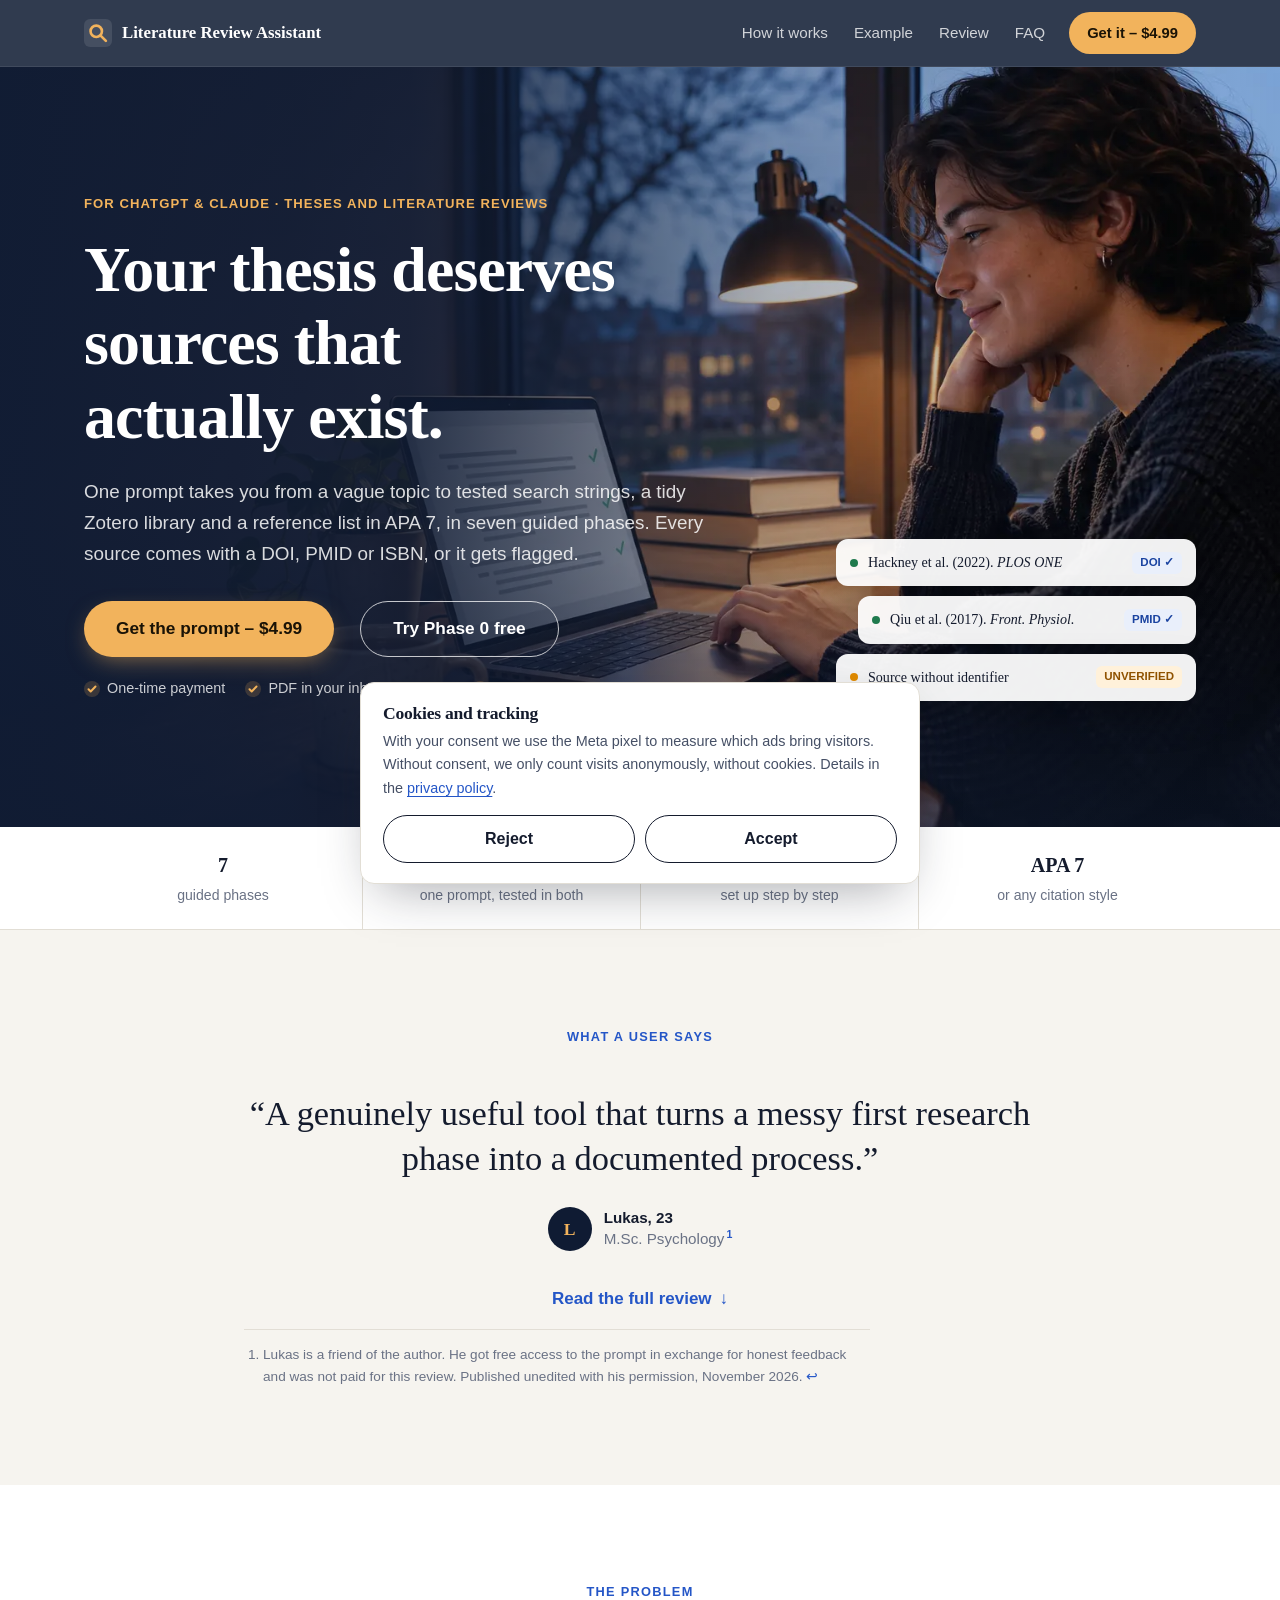
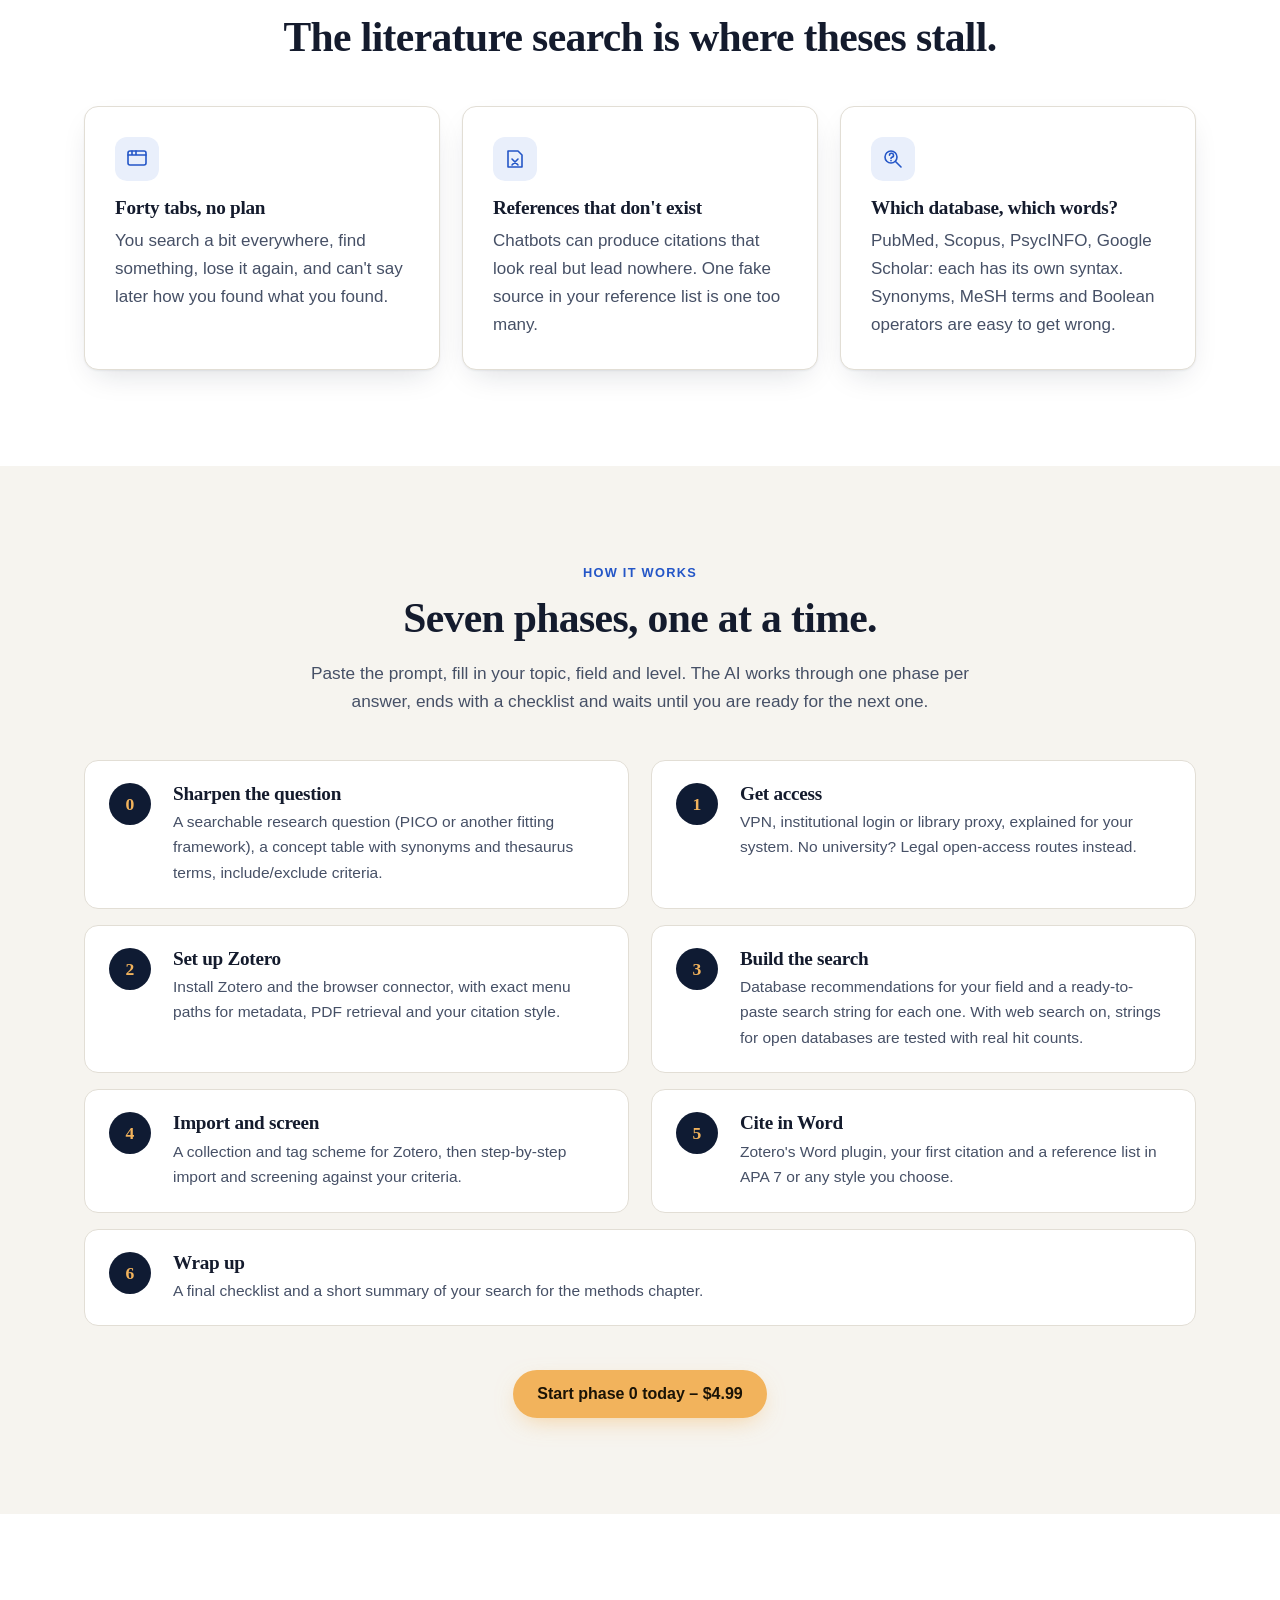
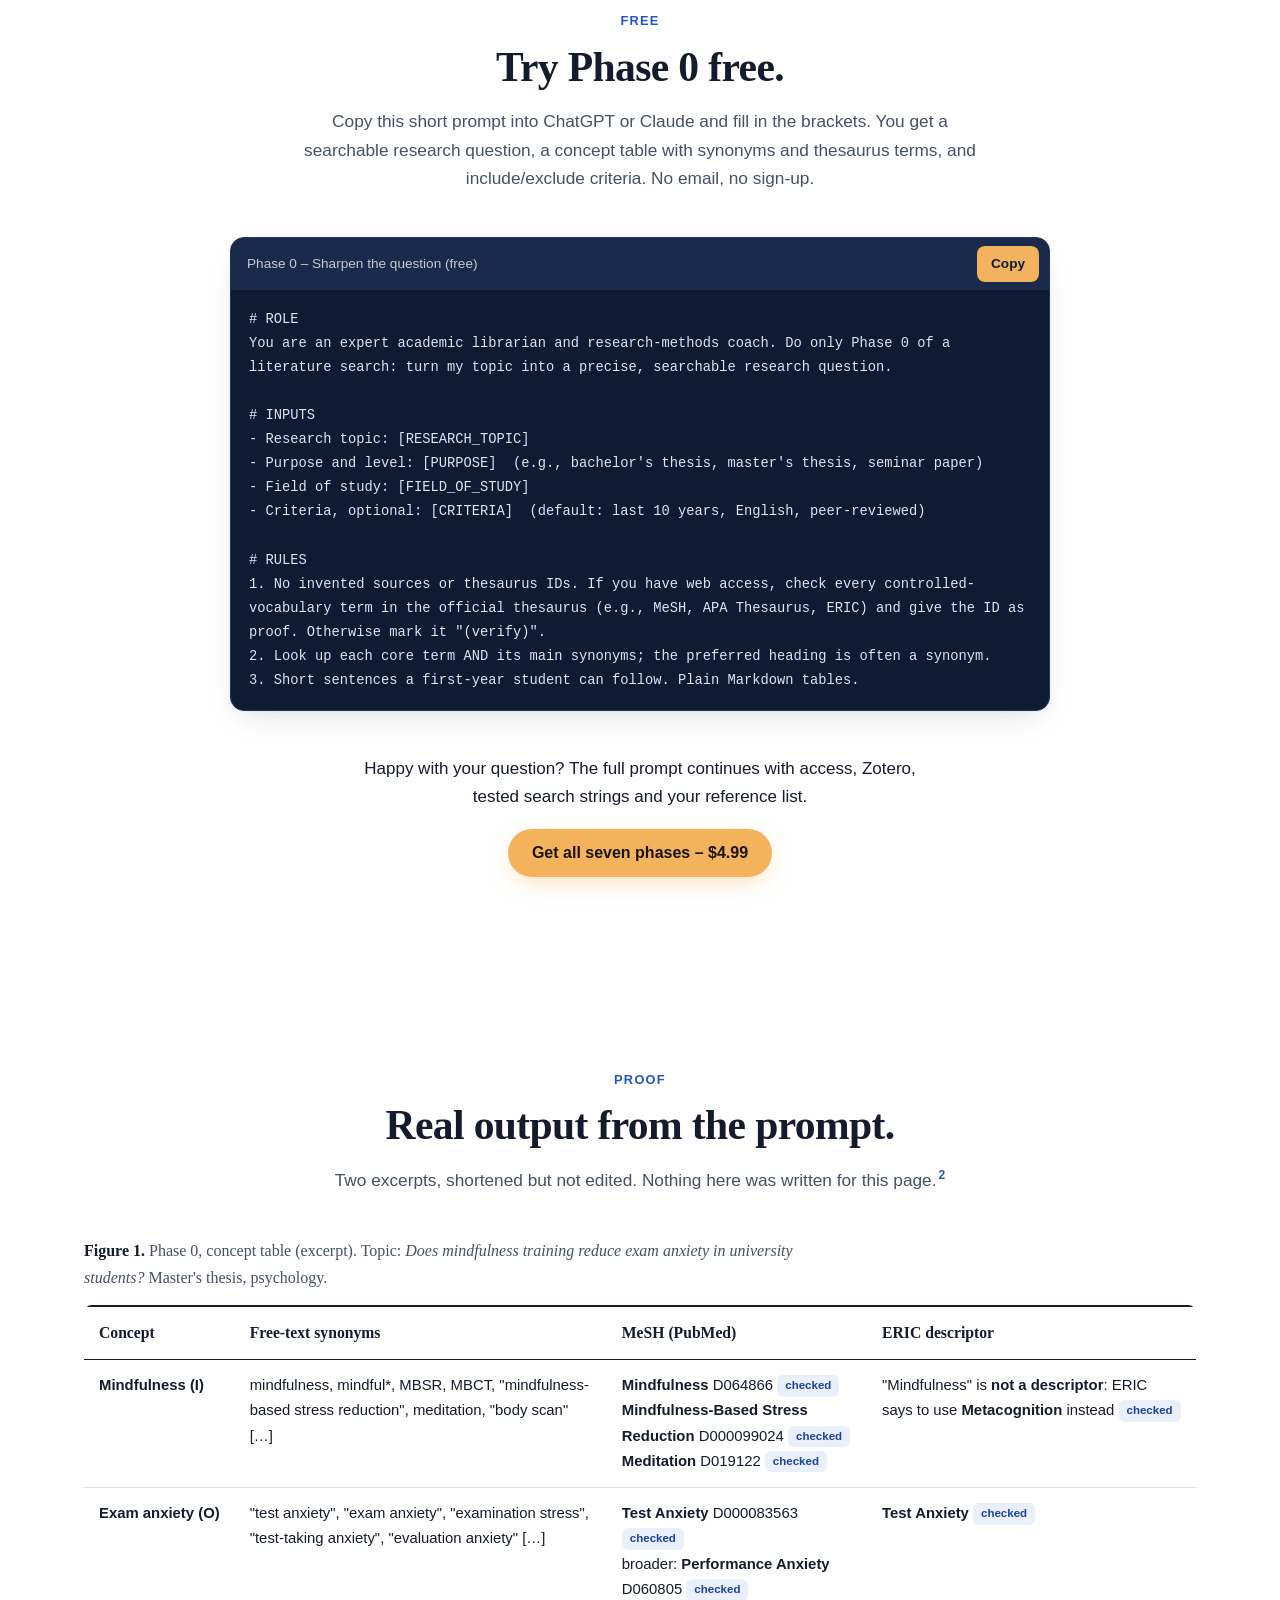
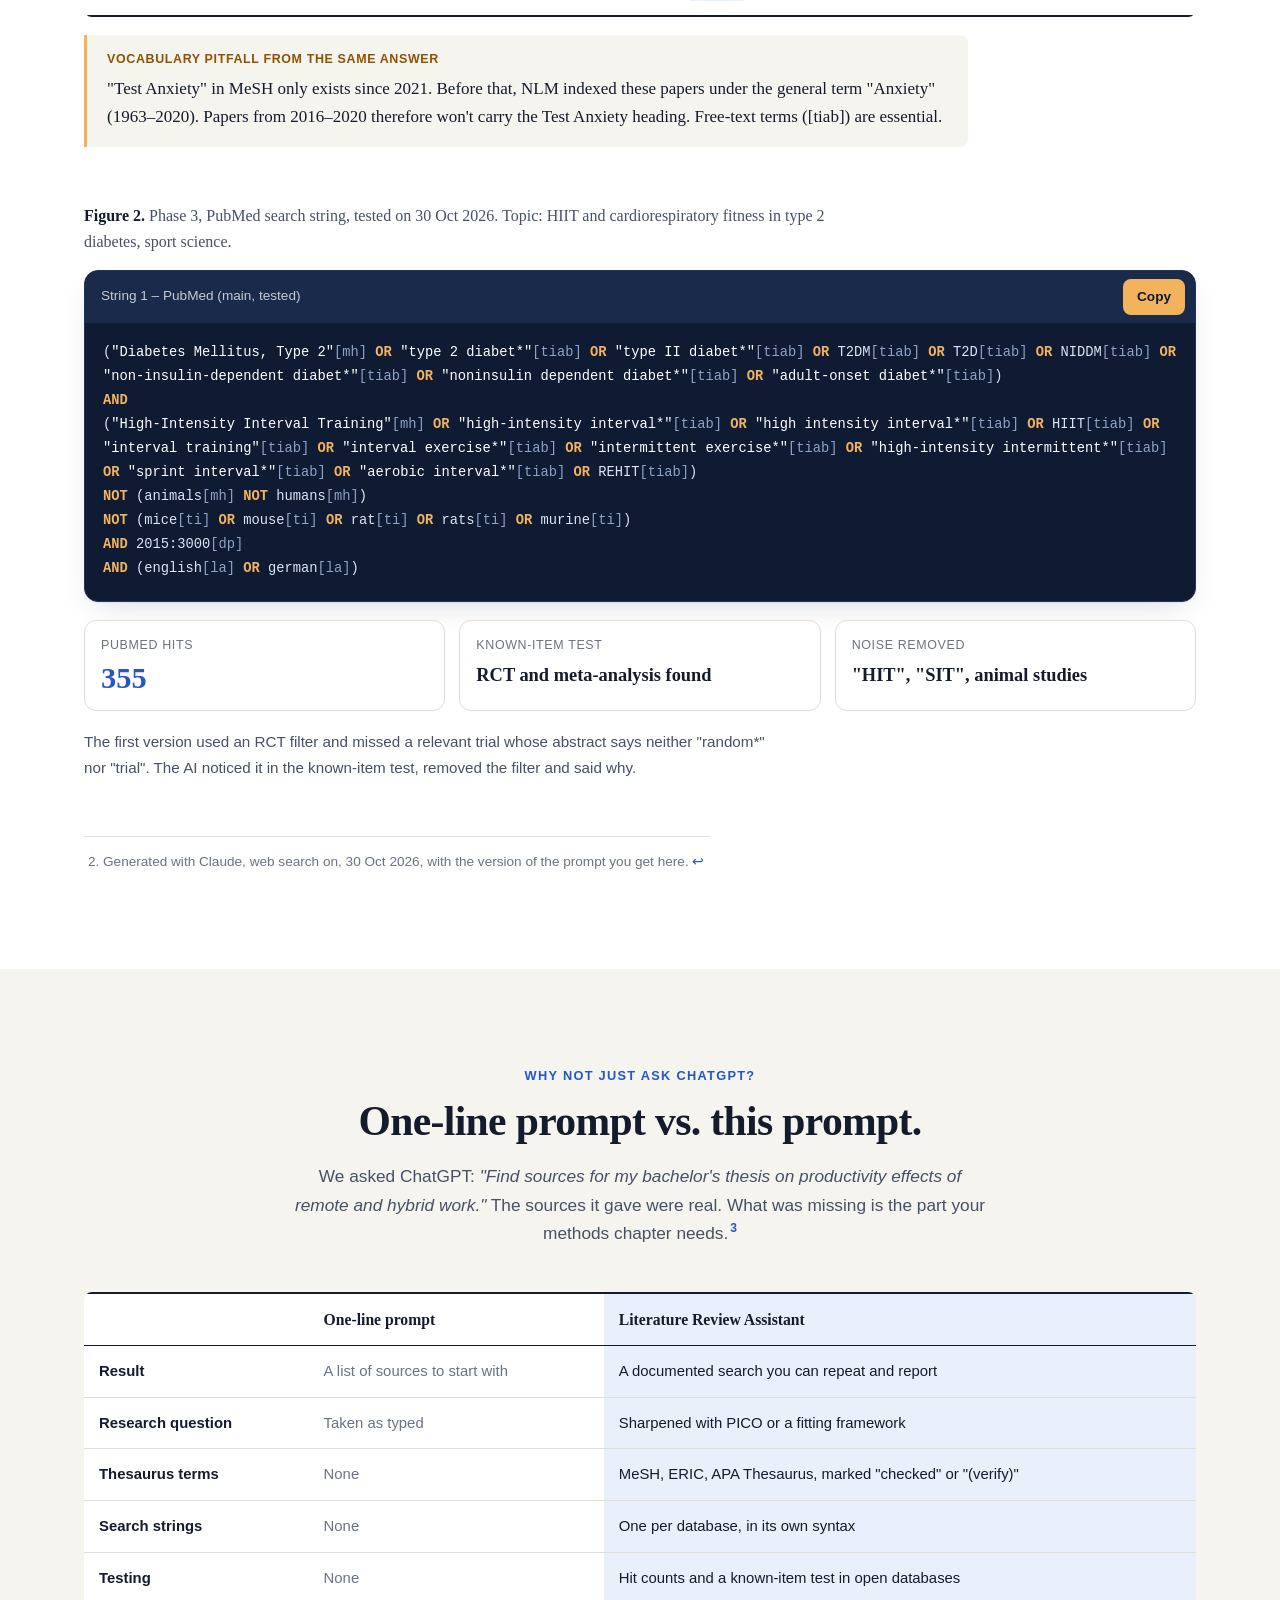
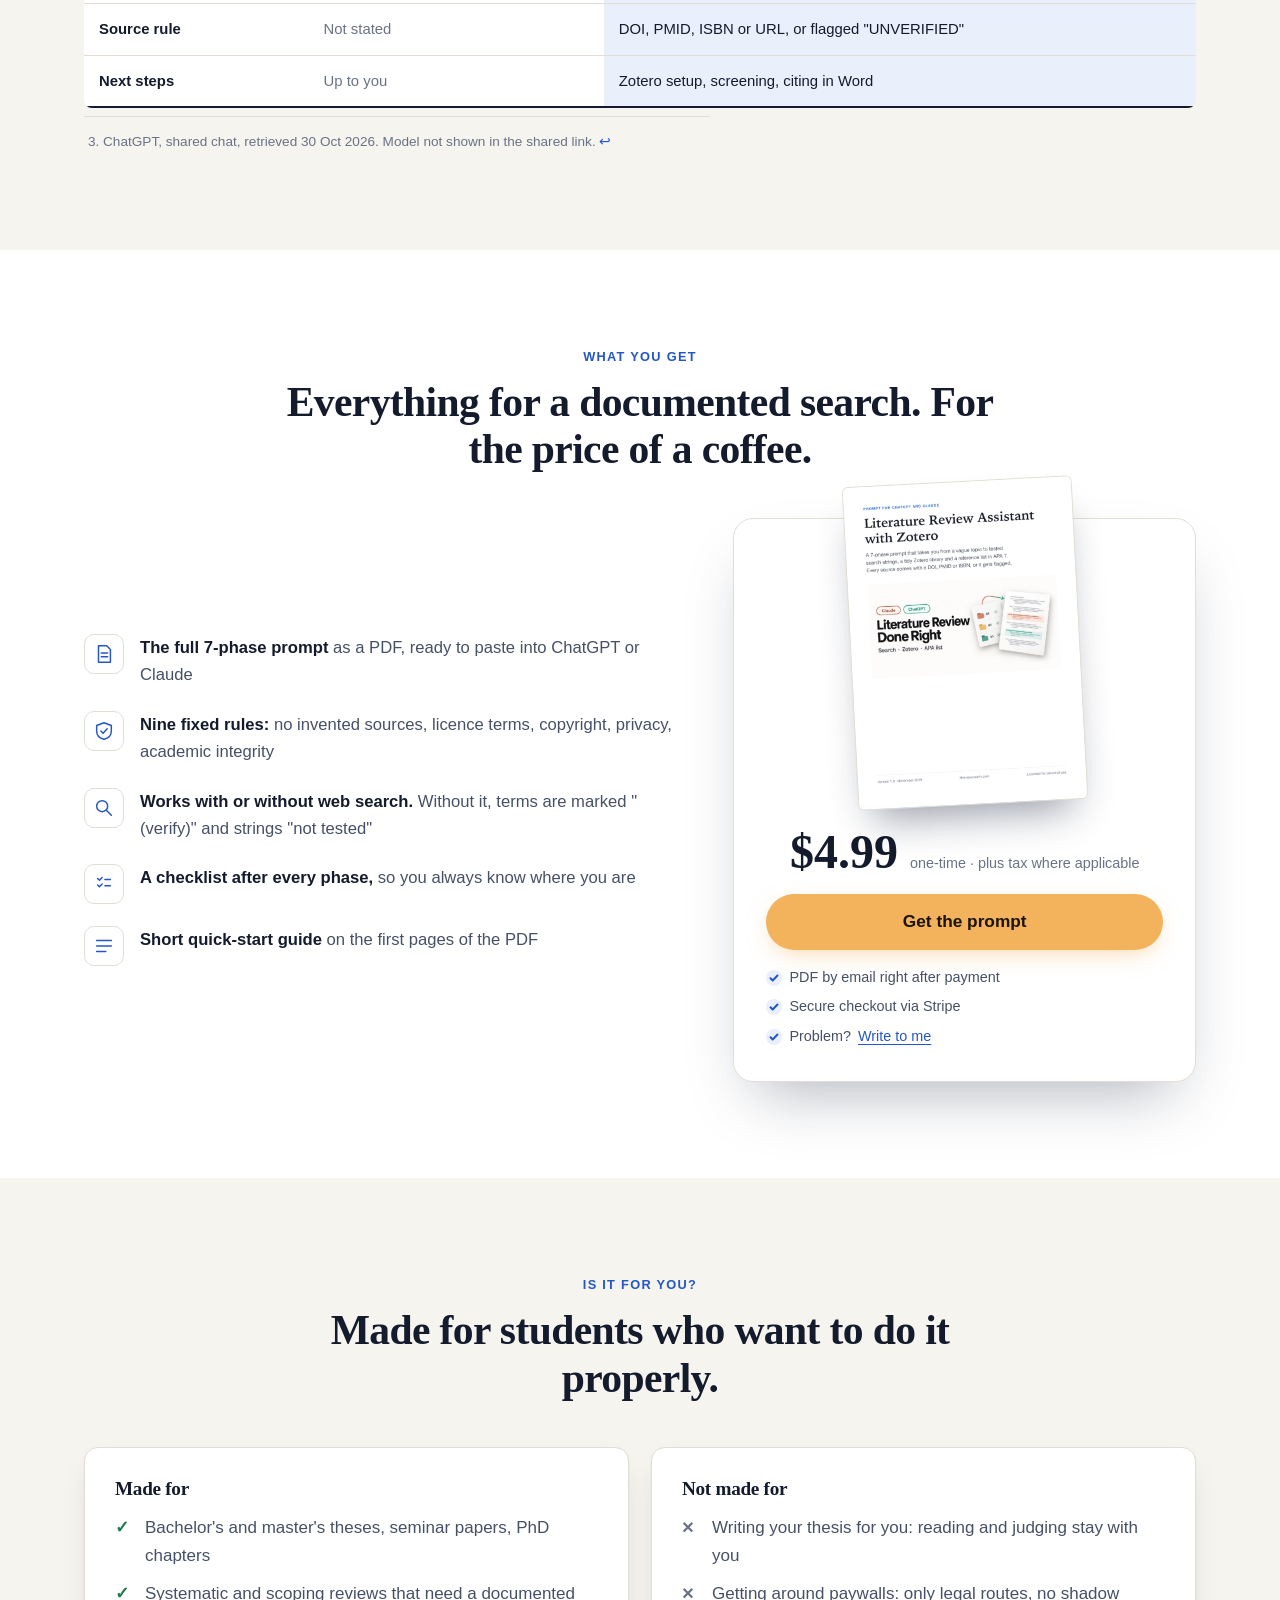
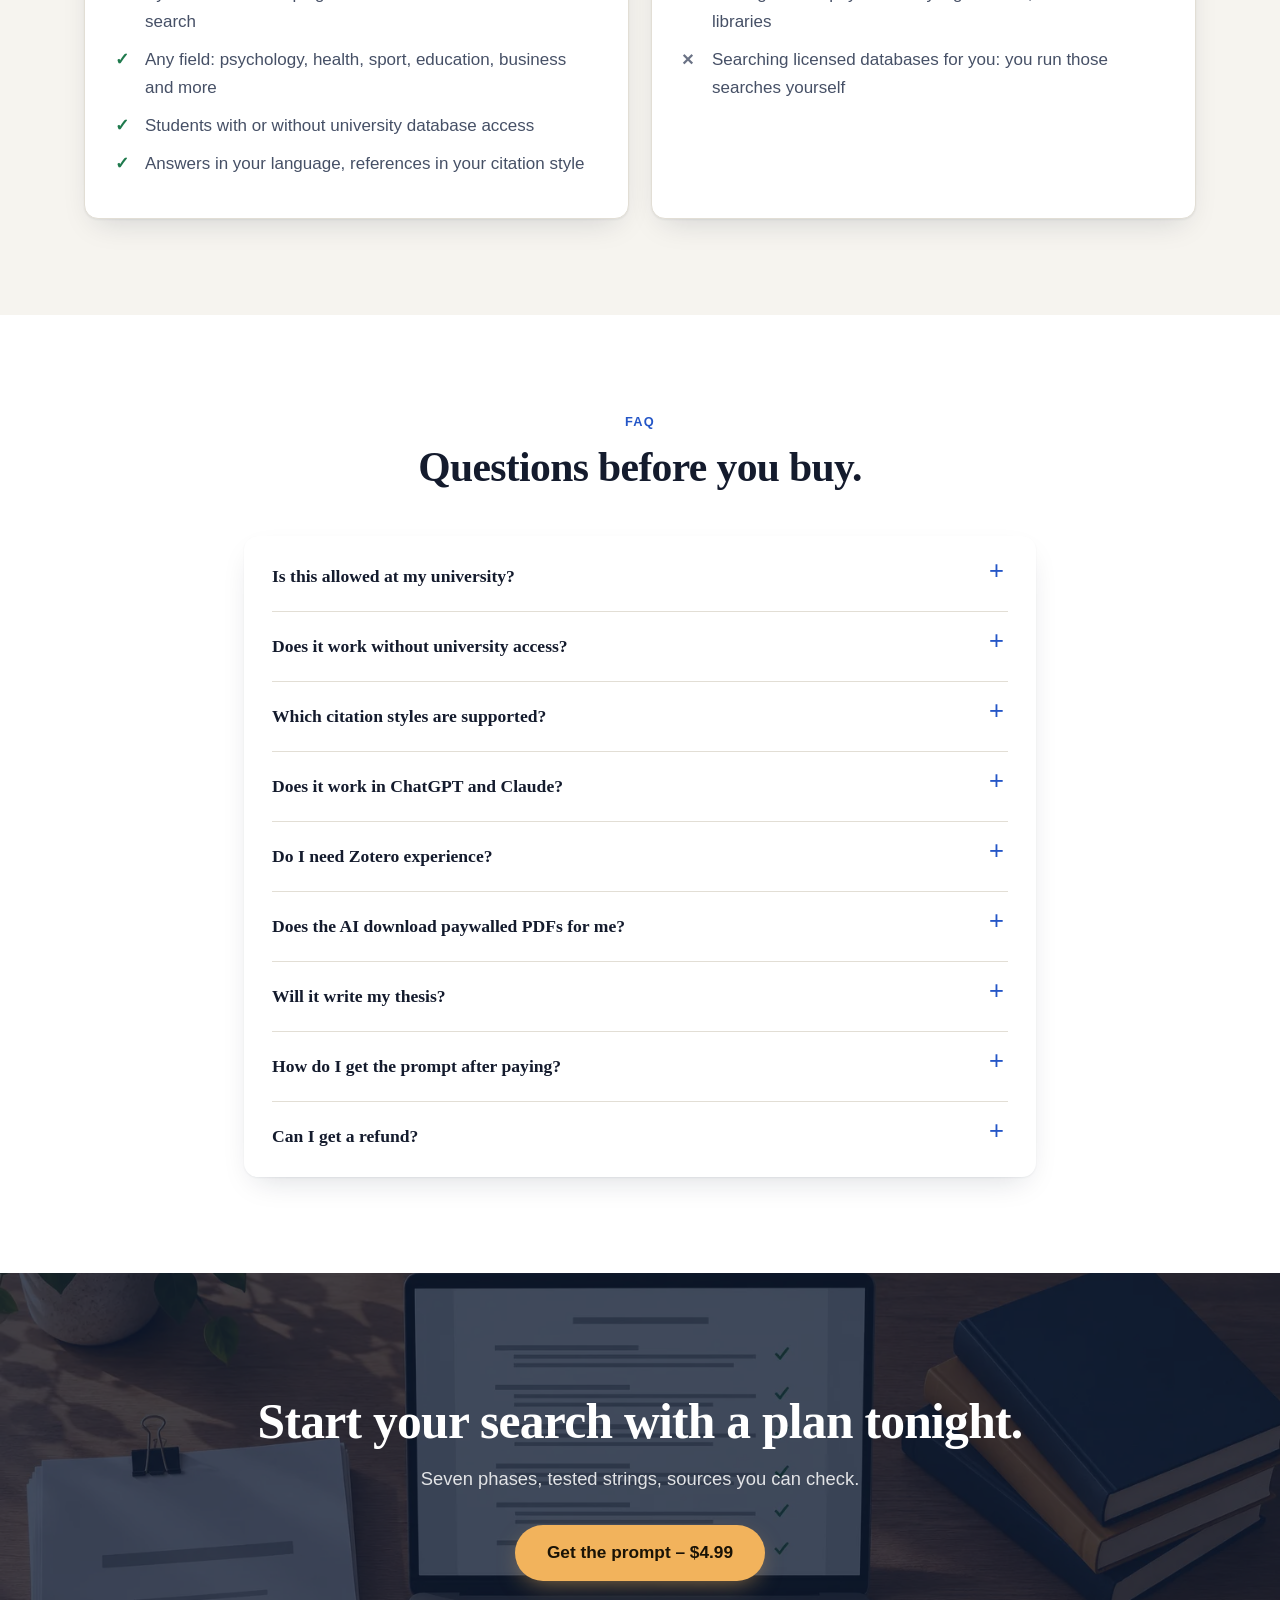
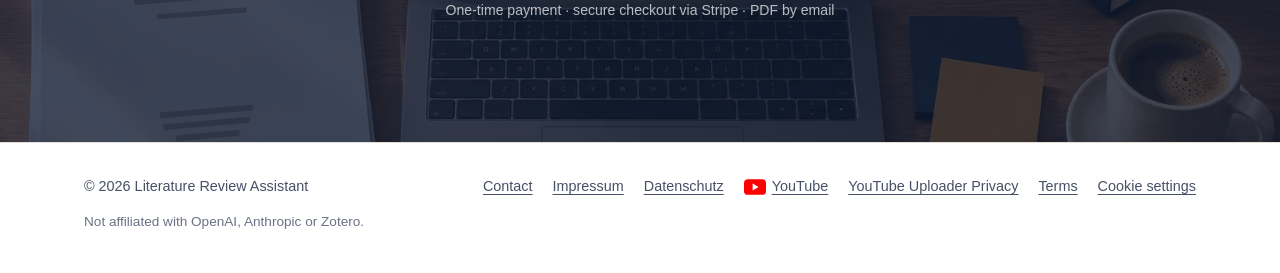
<file: index.html>
<!doctype html>
<html lang="en">
<head>
  <meta charset="utf-8">
  <meta name="viewport" content="width=device-width, initial-scale=1">
  <title>Literature Review Assistant – Prompt for Theses</title>
  <meta name="description" content="A 7-phase prompt for ChatGPT and Claude: from thesis topic to tested search strings, a Zotero library and an APA 7 reference list. No invented sources.">
  <link rel="canonical" href="https://litreviewcoach.com/">
  <meta property="og:type" content="website">
  <meta property="og:title" content="Literature Review Assistant – sources that actually exist">
  <meta property="og:description" content="A 7-phase prompt for ChatGPT and Claude that guides your literature search step by step. $4.99, one-time purchase.">
  <meta property="og:image" content="https://litreviewcoach.com/og-image.png">
  <meta property="og:url" content="https://litreviewcoach.com/">
  <meta name="twitter:card" content="summary_large_image">
  <meta name="twitter:title" content="Literature Review Assistant – sources that actually exist">
  <meta name="twitter:description" content="From thesis topic to tested search strings and a finished reference list. $4.99, one-time purchase.">
  <meta name="twitter:image" content="https://litreviewcoach.com/og-image.png">
  <meta name="theme-color" content="#0F1B33">
  <link rel="icon" href="data:image/svg+xml,%3Csvg xmlns='http://www.w3.org/2000/svg' viewBox='0 0 32 32'%3E%3Crect width='32' height='32' rx='7' fill='%230F1B33'/%3E%3Ccircle cx='14' cy='14' r='6.5' fill='none' stroke='%23F2B35C' stroke-width='3'/%3E%3Cpath d='M19 19l6 6' stroke='%23F2B35C' stroke-width='3' stroke-linecap='round'/%3E%3C/svg%3E">
  <link rel="preload" as="image" href="img/hero.webp" type="image/webp">
  <link rel="stylesheet" href="styles.css?v=2026-11-27">
  <script type="application/ld+json">
  {
    "@context": "https://schema.org",
    "@type": "FAQPage",
    "mainEntity": [
      {"@type": "Question", "name": "Is this allowed at my university?", "acceptedAnswer": {"@type": "Answer", "text": "That depends on your institution's rules on AI use. The prompt reminds you to check them and to disclose AI use where required. It never queries licensed databases for you and never downloads paywalled PDFs."}},
      {"@type": "Question", "name": "Does it work without university access?", "acceptedAnswer": {"@type": "Answer", "text": "Yes. Enter \"none\" as your university and the prompt switches to open databases and legal routes such as open access, public libraries and interlibrary loan."}},
      {"@type": "Question", "name": "Which citation styles are supported?", "acceptedAnswer": {"@type": "Answer", "text": "APA 7th Edition by default. You can set any other style, for example Harvard, Chicago, MLA or IEEE, and Zotero formats your reference list in it."}},
      {"@type": "Question", "name": "Does it work in ChatGPT and Claude?", "acceptedAnswer": {"@type": "Answer", "text": "Yes. It is one prompt, tested in both Claude and ChatGPT. It follows the same 7 phases and rules in both; in ChatGPT the answers per phase come out a little shorter. Turn on web search so the AI can check thesaurus terms and test search strings."}},
      {"@type": "Question", "name": "Do I need Zotero experience?", "acceptedAnswer": {"@type": "Answer", "text": "No. Phase 2 walks you through installing and setting up Zotero with exact menu paths."}},
      {"@type": "Question", "name": "Does the AI download paywalled PDFs for me?", "acceptedAnswer": {"@type": "Answer", "text": "No. You search licensed databases yourself. The prompt never suggests shadow libraries and points you to legal ways in: open-access versions, interlibrary loan or emailing the author."}},
      {"@type": "Question", "name": "Will it write my thesis?", "acceptedAnswer": {"@type": "Answer", "text": "No. It plans and documents your literature search. Reading, judging and writing stay with you."}}
    ]
  }
  </script>
</head>
<body>
  <a class="skip" href="#main">Skip to content</a>

  <header class="site-header">
    <div class="wrap header-inner">
      <a class="brand" href="#top" aria-label="Literature Review Assistant, back to top">
        <svg class="brand-mark" viewBox="0 0 32 32" aria-hidden="true"><rect width="32" height="32" rx="7"/><circle cx="14" cy="14" r="6.5"/><path d="M19 19l6 6"/></svg>
        <span class="brand-long">Literature Review Assistant</span>
        <span class="brand-short" aria-hidden="true">LitReview</span>
      </a>
      <nav class="nav" aria-label="Sections">
        <a href="#how">How it works</a>
        <a href="#example">Example</a>
        <a href="#review">Review</a>
        <a href="#faq">FAQ</a>
      </nav>
      <a class="btn btn-small" data-listing="claude" href="https://buy.stripe.com/3cIeVf79a9Mi5iaf4o0Jq00" target="_blank" rel="noopener">Get it – $4.99</a>
    </div>
  </header>

  <main id="main">
    <!-- HERO -->
    <section class="hero" id="top">
      <picture class="hero-media">
        <source srcset="img/hero.webp" type="image/webp">
        <img src="img/hero.jpg" width="1536" height="1024" fetchpriority="high" alt="A student at a desk in the evening, calmly working through a tidy reference list on a laptop.">
      </picture>
      <div class="wrap hero-inner">
        <div class="hero-copy">
          <p class="eyebrow">For ChatGPT &amp; Claude · theses and literature reviews</p>
          <h1>Your thesis deserves sources that actually&nbsp;exist.</h1>
          <p class="lead">One prompt takes you from a vague topic to tested search strings, a tidy Zotero library and a reference list in APA&nbsp;7, in seven guided phases. Every source comes with a DOI, PMID or ISBN, or it gets flagged.</p>
          <div class="cta-row">
            <a class="btn btn-cta btn-lg" data-listing="claude" href="https://buy.stripe.com/3cIeVf79a9Mi5iaf4o0Jq00" target="_blank" rel="noopener">Get the prompt – $4.99</a>
            <a class="btn btn-ghost-light btn-lg" href="#free" data-free="hero">Try Phase 0 free</a>
          </div>
          <ul class="assure">
            <li>One-time payment</li>
            <li>PDF in your inbox right away</li>
            <li>Secure checkout via Stripe</li>
          </ul>
        </div>

        <div class="proof-stack" aria-label="Every source is checked: DOI, PMID or flagged as unverified">
          <div class="proof"><span class="proof-dot ok"></span><span class="proof-txt">Hackney et al. (2022). <i>PLOS ONE</i></span><span class="chip ok">DOI ✓</span></div>
          <div class="proof"><span class="proof-dot ok"></span><span class="proof-txt">Qiu et al. (2017). <i>Front. Physiol.</i></span><span class="chip ok">PMID ✓</span></div>
          <div class="proof"><span class="proof-dot warn"></span><span class="proof-txt">Source without identifier</span><span class="chip warn">UNVERIFIED</span></div>
        </div>
      </div>
    </section>

    <!-- VERTRAUENSLEISTE -->
    <section class="trustbar" aria-label="Key facts">
      <ul class="wrap trust-list">
        <li><b>7</b><span>guided phases</span></li>
        <li><b>ChatGPT + Claude</b><span>one prompt, tested in both</span></li>
        <li><b>Zotero</b><span>set up step by step</span></li>
        <li><b>APA 7</b><span>or any citation style</span></li>
      </ul>
    </section>

    <!-- REVIEW -->
    <section class="section alt" id="review" aria-labelledby="review-h">
      <div class="wrap narrow">
        <header class="sec-head center reveal">
          <p class="kicker">What a user says</p>
          <h2 id="review-h" class="visually-hidden">Review</h2>
        </header>
        <figure class="review reveal">
          <p class="review-pull">“A genuinely useful tool that turns a messy first research phase into a documented process.”</p>
          <figcaption class="review-by"><span class="avatar" aria-hidden="true">L</span><span><b>Lukas, 23</b><br>M.Sc. Psychology<sup class="fn"><a href="#n1" id="r1">1</a></sup></span></figcaption>
          <details class="review-more">
            <summary>Read the full review</summary>
            <blockquote class="review-text">
              <p>I ran this literature search prompt twice for my master's thesis in psychology, using Claude with full access to my computer. It's designed especially for beginners: if you have never worked with a reference manager like Zotero, it guides you through installation and setup step by step. Since I already had everything in place, those steps were simply skipped.</p>
              <p>In one run it searched PubMed and Europe PMC, merged around 600 unique records, flagged duplicates, sorted everything into Zotero and even drafted the search description for my methods section.</p>
              <p>What convinced me most: strict rules against fabricated references, a clear split between what the AI does and what I do, and a methodical approach to keywords and tested search strings.</p>
              <p>Be prepared to invest time in screening, as the search casts a wide net, and licensed databases like PsycInfo still need to be searched by hand. Overall, a genuinely useful tool that turns a messy first research phase into a documented process.</p>
            </blockquote>
          </details>
        </figure>
        <ol class="notes">
          <li id="n1" value="1">Lukas is a friend of the author. He got free access to the prompt in exchange for honest feedback and was not paid for this review. Published unedited with his permission, November 2026. <a href="#r1" aria-label="Back to text">↩</a></li>
        </ol>
      </div>
    </section>

    <!-- PROBLEM -->
    <section class="section" aria-labelledby="problem-h">
      <div class="wrap">
        <header class="sec-head center reveal">
          <p class="kicker">The problem</p>
          <h2 id="problem-h">The literature search is where theses stall.</h2>
        </header>
        <div class="cards three">
          <article class="card reveal">
            <svg class="icon" viewBox="0 0 24 24" aria-hidden="true"><rect x="3" y="4" width="18" height="14" rx="2"/><path d="M3 8h18M7 4v4M11 4v4"/></svg>
            <h3>Forty tabs, no plan</h3>
            <p>You search a bit everywhere, find something, lose it again, and can't say later how you found what you found.</p>
          </article>
          <article class="card reveal">
            <svg class="icon" viewBox="0 0 24 24" aria-hidden="true"><path d="M5 4h10l4 4v12H5z"/><path d="M9 12l6 6M15 12l-6 6"/></svg>
            <h3>References that don't exist</h3>
            <p>Chatbots can produce citations that look real but lead nowhere. One fake source in your reference list is one too many.</p>
          </article>
          <article class="card reveal">
            <svg class="icon" viewBox="0 0 24 24" aria-hidden="true"><circle cx="10" cy="10" r="6"/><path d="M14.5 14.5L20 20"/><path d="M8.5 8.2a2 2 0 1 1 2.4 2c-.6.2-.9.6-.9 1.2"/><path d="M10 13.6v.1"/></svg>
            <h3>Which database, which words?</h3>
            <p>PubMed, Scopus, PsycINFO, Google Scholar: each has its own syntax. Synonyms, MeSH terms and Boolean operators are easy to get wrong.</p>
          </article>
        </div>
      </div>
    </section>

    <!-- HOW IT WORKS -->
    <section class="section alt" id="how" aria-labelledby="how-h">
      <div class="wrap">
        <header class="sec-head center reveal">
          <p class="kicker">How it works</p>
          <h2 id="how-h">Seven phases, one at a time.</h2>
          <p class="sec-intro">Paste the prompt, fill in your topic, field and level. The AI works through one phase per answer, ends with a checklist and waits until you are ready for the next one.</p>
        </header>
        <ol class="timeline">
          <li class="reveal"><span class="t-num">0</span><div><h3>Sharpen the question</h3><p>A searchable research question (PICO or another fitting framework), a concept table with synonyms and thesaurus terms, include/exclude criteria.</p></div></li>
          <li class="reveal"><span class="t-num">1</span><div><h3>Get access</h3><p>VPN, institutional login or library proxy, explained for your system. No university? Legal open-access routes instead.</p></div></li>
          <li class="reveal"><span class="t-num">2</span><div><h3>Set up Zotero</h3><p>Install Zotero and the browser connector, with exact menu paths for metadata, PDF retrieval and your citation style.</p></div></li>
          <li class="reveal"><span class="t-num">3</span><div><h3>Build the search</h3><p>Database recommendations for your field and a ready-to-paste search string for each one. With web search on, strings for open databases are tested with real hit counts.</p></div></li>
          <li class="reveal"><span class="t-num">4</span><div><h3>Import and screen</h3><p>A collection and tag scheme for Zotero, then step-by-step import and screening against your criteria.</p></div></li>
          <li class="reveal"><span class="t-num">5</span><div><h3>Cite in Word</h3><p>Zotero's Word plugin, your first citation and a reference list in APA&nbsp;7 or any style you choose.</p></div></li>
          <li class="reveal"><span class="t-num">6</span><div><h3>Wrap up</h3><p>A final checklist and a short summary of your search for the methods chapter.</p></div></li>
        </ol>
        <div class="inline-cta reveal">
          <a class="btn btn-cta" data-listing="claude" href="https://buy.stripe.com/3cIeVf79a9Mi5iaf4o0Jq00" target="_blank" rel="noopener">Start phase 0 today – $4.99</a>
        </div>
      </div>
    </section>

    <!-- EXAMPLE -->
    <!-- GRATIS PHASE 0 -->
    <section class="section" id="free" aria-labelledby="free-h">
      <div class="wrap">
        <header class="sec-head center reveal">
          <p class="kicker">Free</p>
          <h2 id="free-h">Try Phase 0 free.</h2>
          <p class="sec-intro">Copy this short prompt into ChatGPT or Claude and fill in the brackets. You get a searchable research question, a concept table with synonyms and thesaurus terms, and include/exclude criteria. No email, no sign-up.</p>
        </header>
        <div class="code-wrap reveal">
          <div class="code-bar"><span>Phase 0 – Sharpen the question (free)</span><button class="copy" type="button" data-copy="#phase0">Copy</button></div>
          <pre class="code code-prompt" id="phase0"># ROLE
You are an expert academic librarian and research-methods coach. Do only Phase 0 of a literature search: turn my topic into a precise, searchable research question.

# INPUTS
- Research topic: [RESEARCH_TOPIC]
- Purpose and level: [PURPOSE]  (e.g., bachelor's thesis, master's thesis, seminar paper)
- Field of study: [FIELD_OF_STUDY]
- Criteria, optional: [CRITERIA]  (default: last 10 years, English, peer-reviewed)

# RULES
1. No invented sources or thesaurus IDs. If you have web access, check every controlled-vocabulary term in the official thesaurus (e.g., MeSH, APA Thesaurus, ERIC) and give the ID as proof. Otherwise mark it "(verify)".
2. Look up each core term AND its main synonyms; the preferred heading is often a synonym.
3. Short sentences a first-year student can follow. Plain Markdown tables.

# DELIVER
- A framework that fits the field (PICO/PECO for health, PEO for qualitative work, SPIDER for mixed methods, concept-based otherwise), as a table, with one sentence on the choice.
- The topic as one precise, searchable question.
- Concept table: each core concept with synonyms, related terms, spelling variants and controlled vocabulary.
- Vocabulary pitfalls (new descriptors, ambiguous terms that bring noise).
- Include/exclude table: time, language, publication type, population, intervention/exposure, outcome, design.
- Numbered open decisions, each with your suggestion, and a sample reply (e.g., "1 OK, 2 only RCTs").
- End with: "Phase 0 done. Phases 1-6 (access, Zotero, tested search strings, import, citing in Word) are in the full prompt at litreviewcoach.com."

Start now with Phase 0.</pre>
        </div>
        <div class="inline-cta reveal">
          <p class="free-next">Happy with your question? The full prompt continues with access, Zotero, tested search strings and your reference list.</p>
          <a class="btn btn-cta" data-listing="claude" href="https://buy.stripe.com/3cIeVf79a9Mi5iaf4o0Jq00" target="_blank" rel="noopener">Get all seven phases – $4.99</a>
        </div>
      </div>
    </section>

    <section class="section" id="example" aria-labelledby="example-h">
      <div class="wrap">
        <header class="sec-head center reveal">
          <p class="kicker">Proof</p>
          <h2 id="example-h">Real output from the prompt.</h2>
          <p class="sec-intro">Two excerpts, shortened but not edited. Nothing here was written for this page.<sup class="fn"><a href="#n2" id="r2">2</a></sup></p>
        </header>

        <figure class="figure reveal">
          <figcaption class="fig-cap"><b>Figure 1.</b> Phase&nbsp;0, concept table (excerpt). Topic: <i>Does mindfulness training reduce exam anxiety in university students?</i> Master's thesis, psychology.</figcaption>
          <div class="table-scroll" tabindex="0" role="region" aria-label="Concept table, scrollable">
            <table class="booktabs concept">
              <thead>
                <tr><th scope="col">Concept</th><th scope="col">Free-text synonyms</th><th scope="col">MeSH (PubMed)</th><th scope="col">ERIC descriptor</th></tr>
              </thead>
              <tbody>
                <tr>
                  <th scope="row">Mindfulness (I)</th>
                  <td>mindfulness, mindful*, MBSR, MBCT, "mindfulness-based stress reduction", meditation, "body scan" […]</td>
                  <td><b>Mindfulness</b> D064866 <span class="chip ok">checked</span><br><b>Mindfulness-Based Stress Reduction</b> D000099024 <span class="chip ok">checked</span><br><b>Meditation</b> D019122 <span class="chip ok">checked</span></td>
                  <td>"Mindfulness" is <b>not a descriptor</b>: ERIC says to use <b>Metacognition</b> instead <span class="chip ok">checked</span></td>
                </tr>
                <tr>
                  <th scope="row">Exam anxiety (O)</th>
                  <td>"test anxiety", "exam anxiety", "examination stress", "test-taking anxiety", "evaluation anxiety" […]</td>
                  <td><b>Test Anxiety</b> D000083563 <span class="chip ok">checked</span><br>broader: <b>Performance Anxiety</b> D060805 <span class="chip ok">checked</span></td>
                  <td><b>Test Anxiety</b> <span class="chip ok">checked</span></td>
                </tr>
              </tbody>
            </table>
          </div>
          <blockquote class="pitfall">
            <p class="pitfall-label">Vocabulary pitfall from the same answer</p>
            <p>"Test Anxiety" in MeSH only exists since 2021. Before that, NLM indexed these papers under the general term "Anxiety" (1963–2020). Papers from 2016–2020 therefore won't carry the Test Anxiety heading. Free-text terms ([tiab]) are essential.</p>
          </blockquote>
        </figure>

        <figure class="figure reveal">
          <figcaption class="fig-cap"><b>Figure 2.</b> Phase&nbsp;3, PubMed search string, tested on 30&nbsp;Oct 2026. Topic: HIIT and cardiorespiratory fitness in type&nbsp;2 diabetes, sport science.</figcaption>
          <div class="code-wrap">
            <div class="code-bar"><span>String 1 – PubMed (main, tested)</span><button class="copy" type="button" data-copy="#pubmed">Copy</button></div>
            <pre class="code" id="pubmed" data-hl>("Diabetes Mellitus, Type 2"[mh] OR "type 2 diabet*"[tiab] OR "type II diabet*"[tiab] OR T2DM[tiab] OR T2D[tiab] OR NIDDM[tiab] OR "non-insulin-dependent diabet*"[tiab] OR "noninsulin dependent diabet*"[tiab] OR "adult-onset diabet*"[tiab])
AND
("High-Intensity Interval Training"[mh] OR "high-intensity interval*"[tiab] OR "high intensity interval*"[tiab] OR HIIT[tiab] OR "interval training"[tiab] OR "interval exercise*"[tiab] OR "intermittent exercise*"[tiab] OR "high-intensity intermittent*"[tiab] OR "sprint interval*"[tiab] OR "aerobic interval*"[tiab] OR REHIT[tiab])
NOT (animals[mh] NOT humans[mh])
NOT (mice[ti] OR mouse[ti] OR rat[ti] OR rats[ti] OR murine[ti])
AND 2015:3000[dp]
AND (english[la] OR german[la])</pre>
          </div>
          <dl class="stats">
            <div><dt>PubMed hits</dt><dd>355</dd></div>
            <div><dt>Known-item test</dt><dd>RCT and meta-analysis found</dd></div>
            <div><dt>Noise removed</dt><dd>"HIT", "SIT", animal studies</dd></div>
          </dl>
          <p class="fig-note">The first version used an RCT filter and missed a relevant trial whose abstract says neither "random*" nor "trial". The AI noticed it in the known-item test, removed the filter and said why.</p>
        </figure>

        <ol class="notes">
          <li id="n2" value="2">Generated with Claude, web search on, 30&nbsp;Oct 2026, with the version of the prompt you get here. <a href="#r2" aria-label="Back to text">↩</a></li>
        </ol>
      </div>
    </section>

    <!-- COMPARISON -->
    <section class="section alt" aria-labelledby="cmp-h">
      <div class="wrap">
        <header class="sec-head center reveal">
          <p class="kicker">Why not just ask ChatGPT?</p>
          <h2 id="cmp-h">One-line prompt vs. this prompt.</h2>
          <p class="sec-intro">We asked ChatGPT: <i>"Find sources for my bachelor's thesis on productivity effects of remote and hybrid work."</i> The sources it gave were real. What was missing is the part your methods chapter needs.<sup class="fn"><a href="#n3" id="r3">3</a></sup></p>
        </header>
        <div class="table-scroll reveal" tabindex="0" role="region" aria-label="Comparison table, scrollable">
          <table class="booktabs compare">
            <thead>
              <tr><th scope="col"></th><th scope="col">One-line prompt</th><th scope="col">Literature Review Assistant</th></tr>
            </thead>
            <tbody>
              <tr><th scope="row">Result</th><td>A list of sources to start with</td><td>A documented search you can repeat and report</td></tr>
              <tr><th scope="row">Research question</th><td>Taken as typed</td><td>Sharpened with PICO or a fitting framework</td></tr>
              <tr><th scope="row">Thesaurus terms</th><td>None</td><td>MeSH, ERIC, APA Thesaurus, marked "checked" or "(verify)"</td></tr>
              <tr><th scope="row">Search strings</th><td>None</td><td>One per database, in its own syntax</td></tr>
              <tr><th scope="row">Testing</th><td>None</td><td>Hit counts and a known-item test in open databases</td></tr>
              <tr><th scope="row">Source rule</th><td>Not stated</td><td>DOI, PMID, ISBN or URL, or flagged "UNVERIFIED"</td></tr>
              <tr><th scope="row">Next steps</th><td>Up to you</td><td>Zotero setup, screening, citing in Word</td></tr>
            </tbody>
          </table>
        </div>
        <ol class="notes">
          <li id="n3" value="3">ChatGPT, shared chat, retrieved 30&nbsp;Oct 2026. Model not shown in the shared link. <a href="#r3" aria-label="Back to text">↩</a></li>
        </ol>
      </div>
    </section>

    <!-- OFFER -->
    <section class="section" id="offer" aria-labelledby="offer-h">
      <div class="wrap">
        <header class="sec-head center reveal">
          <p class="kicker">What you get</p>
          <h2 id="offer-h">Everything for a documented search. For the price of a coffee.</h2>
        </header>
        <div class="offer reveal">
          <div class="offer-list">
            <ul class="inside-list">
              <li><svg class="icon" viewBox="0 0 24 24" aria-hidden="true"><path d="M6 3h9l4 4v14H6z"/><path d="M9 11h7M9 15h7"/></svg><span><b>The full 7-phase prompt</b> as a PDF, ready to paste into ChatGPT or Claude</span></li>
              <li><svg class="icon" viewBox="0 0 24 24" aria-hidden="true"><path d="M12 3l8 3v6c0 5-3.5 8-8 9-4.5-1-8-4-8-9V6z"/><path d="M8.5 12l2.5 2.5 4.5-5"/></svg><span><b>Nine fixed rules:</b> no invented sources, licence terms, copyright, privacy, academic integrity</span></li>
              <li><svg class="icon" viewBox="0 0 24 24" aria-hidden="true"><circle cx="10" cy="10" r="6"/><path d="M14.5 14.5L20 20"/></svg><span><b>Works with or without web search.</b> Without it, terms are marked "(verify)" and strings "not tested"</span></li>
              <li><svg class="icon" viewBox="0 0 24 24" aria-hidden="true"><path d="M5 6l2 2 3-3M5 13l2 2 3-3"/><path d="M13 7h6M13 14h6"/></svg><span><b>A checklist after every phase,</b> so you always know where you are</span></li>
              <li><svg class="icon" viewBox="0 0 24 24" aria-hidden="true"><path d="M4 6h16M4 12h16M4 18h10"/></svg><span><b>Short quick-start guide</b> on the first pages of the PDF</span></li>
            </ul>
          </div>
          <aside class="price-card" aria-label="Price">
            <img class="price-img" src="img/produkt.jpg" width="720" height="1018" loading="lazy" alt="Cover page of the Literature Review Assistant PDF you receive after purchase.">
            <p class="price"><span class="price-amount">$4.99</span><span class="price-note">one-time · plus tax where applicable</span></p>
            <a class="btn btn-cta btn-lg btn-block" data-listing="claude" href="https://buy.stripe.com/3cIeVf79a9Mi5iaf4o0Jq00" target="_blank" rel="noopener">Get the prompt</a>
            <ul class="assure dark">
              <li>PDF by email right after payment</li>
              <li>Secure checkout via Stripe</li>
              <li>Problem? <a href="kontakt.html">Write to me</a></li>
            </ul>
          </aside>
        </div>
      </div>
    </section>

    <!-- FOR WHOM -->
    <section class="section alt" aria-labelledby="fit-h">
      <div class="wrap">
        <header class="sec-head center reveal">
          <p class="kicker">Is it for you?</p>
          <h2 id="fit-h">Made for students who want to do it properly.</h2>
        </header>
        <div class="cards two">
          <div class="card reveal">
            <h3 class="fit-yes">Made for</h3>
            <ul class="ticks">
              <li>Bachelor's and master's theses, seminar papers, PhD chapters</li>
              <li>Systematic and scoping reviews that need a documented search</li>
              <li>Any field: psychology, health, sport, education, business and more</li>
              <li>Students with or without university database access</li>
              <li>Answers in your language, references in your citation style</li>
            </ul>
          </div>
          <div class="card reveal">
            <h3 class="fit-no">Not made for</h3>
            <ul class="crosses">
              <li>Writing your thesis for you: reading and judging stay with you</li>
              <li>Getting around paywalls: only legal routes, no shadow libraries</li>
              <li>Searching licensed databases for you: you run those searches yourself</li>
            </ul>
          </div>
        </div>
      </div>
    </section>

    <!-- Lead-Magnet vorerst ausgeblendet, bis ein Newsletter-Anbieter angebunden ist (Formular siehe Git-Historie, Commit 9923405). -->

    <!-- FAQ -->
    <section class="section" id="faq" aria-labelledby="faq-h">
      <div class="wrap narrow">
        <header class="sec-head center reveal">
          <p class="kicker">FAQ</p>
          <h2 id="faq-h">Questions before you buy.</h2>
        </header>
        <div class="faq reveal">
          <details><summary>Is this allowed at my university?</summary><p>That depends on your institution's rules on AI use. The prompt reminds you to check them and to disclose AI use where required. It never queries licensed databases for you and never downloads paywalled PDFs.</p></details>
          <details><summary>Does it work without university access?</summary><p>Yes. Enter "none" as your university and the prompt switches to open databases and legal routes such as open access, public libraries and interlibrary loan.</p></details>
          <details><summary>Which citation styles are supported?</summary><p>APA 7th Edition by default. You can set any other style, for example Harvard, Chicago, MLA or IEEE, and Zotero formats your reference list in it.</p></details>
          <details><summary>Does it work in ChatGPT and Claude?</summary><p>Yes. It is one prompt, tested in both Claude and ChatGPT. It follows the same 7 phases and rules in both; in ChatGPT the answers per phase come out a little shorter. Turn on web search so the AI can check thesaurus terms and test search strings.</p></details>
          <details><summary>Do I need Zotero experience?</summary><p>No. Phase&nbsp;2 walks you through installing and setting up Zotero with exact menu paths.</p></details>
          <details><summary>Does the AI download paywalled PDFs for me?</summary><p>No. You search licensed databases yourself. The prompt never suggests shadow libraries and points you to legal ways in: open-access versions, interlibrary loan or emailing the author.</p></details>
          <details><summary>Will it write my thesis?</summary><p>No. It plans and documents your literature search. Reading, judging and writing stay with you.</p></details>
          <details><summary>How do I get the prompt after paying?</summary><p>Right after checkout you see a download link, and the PDF arrives by email to the address you entered at checkout.</p></details>
          <details><summary>Can I get a refund?</summary><p>Checkout and payment run through Stripe, our reseller and merchant of record, so their terms apply. If something doesn't work for you, <a href="kontakt.html">write to me</a> and we'll sort it out.</p></details>
        </div>
      </div>
    </section>

    <!-- FINAL CTA -->
    <section class="final" id="final">
      <picture class="final-media">
        <source srcset="img/abschluss.webp" type="image/webp">
        <img src="img/abschluss.jpg" width="1536" height="1024" loading="lazy" alt="">
      </picture>
      <div class="wrap narrow final-inner reveal">
        <h2>Start your search with a plan tonight.</h2>
        <p>Seven phases, tested strings, sources you can check.</p>
        <a class="btn btn-cta btn-lg" data-listing="claude" href="https://buy.stripe.com/3cIeVf79a9Mi5iaf4o0Jq00" target="_blank" rel="noopener">Get the prompt – $4.99</a>
        <p class="fine light">One-time payment · secure checkout via Stripe · PDF by email</p>
      </div>
    </section>
  </main>

  <!-- Kaufbalken mobil: erscheint nach dem Hero, verschwindet im Abschluss-CTA -->
  <div class="buybar" id="buybar" aria-hidden="true">
    <div class="buybar-txt"><b>Literature Review Assistant</b><span>$4.99 · one-time</span></div>
    <a class="btn btn-cta" data-listing="claude" href="https://buy.stripe.com/3cIeVf79a9Mi5iaf4o0Jq00" target="_blank" rel="noopener" tabindex="-1">Get it</a>
  </div>

  <footer class="site-footer">
    <div class="wrap footer-inner">
      <p>© <span data-year>2026</span> Literature Review Assistant</p>
      <nav aria-label="Legal">
        <a href="kontakt.html">Contact</a>
        <a href="impressum.html">Impressum</a>
        <a href="datenschutz.html">Datenschutz</a>
        <a class="yt-link" href="https://www.youtube.com/@litreview_coach" rel="noopener"><svg class="yt-icon" viewBox="0 0 28 20" width="22" height="16" aria-hidden="true"><rect width="28" height="20" rx="5" fill="#FF0000"/><path d="M11 5.5v9l7.5-4.5z" fill="#fff"/></svg>YouTube</a>
        <a href="youtube-privacy.html">YouTube Uploader Privacy</a>
        <a href="youtube-terms.html">Terms</a>
        <button class="linklike" type="button" data-cookie-settings hidden>Cookie settings</button>
      </nav>
      <p class="fine">Not affiliated with OpenAI, Anthropic or Zotero.</p>
    </div>
  </footer>


  <!-- Cookie-Banner: erscheint nur, wenn in script.js eine Pixel-ID eingetragen ist -->
  <div class="cookie" id="cookie" role="dialog" aria-live="polite" aria-labelledby="cookie-h" hidden>
    <h2 id="cookie-h">Cookies and tracking</h2>
    <p>With your consent we use the Meta pixel to measure which ads bring visitors. Without consent, we only count visits anonymously, without cookies. Details in the <a href="datenschutz.html">privacy policy</a>.</p>
    <div class="cookie-actions">
      <button class="btn btn-ghost" type="button" data-consent="no">Reject</button>
      <button class="btn btn-ghost" type="button" data-consent="yes">Accept</button>
    </div>
  </div>

  <script src="script.js"></script>
</body>
</html>
</file>
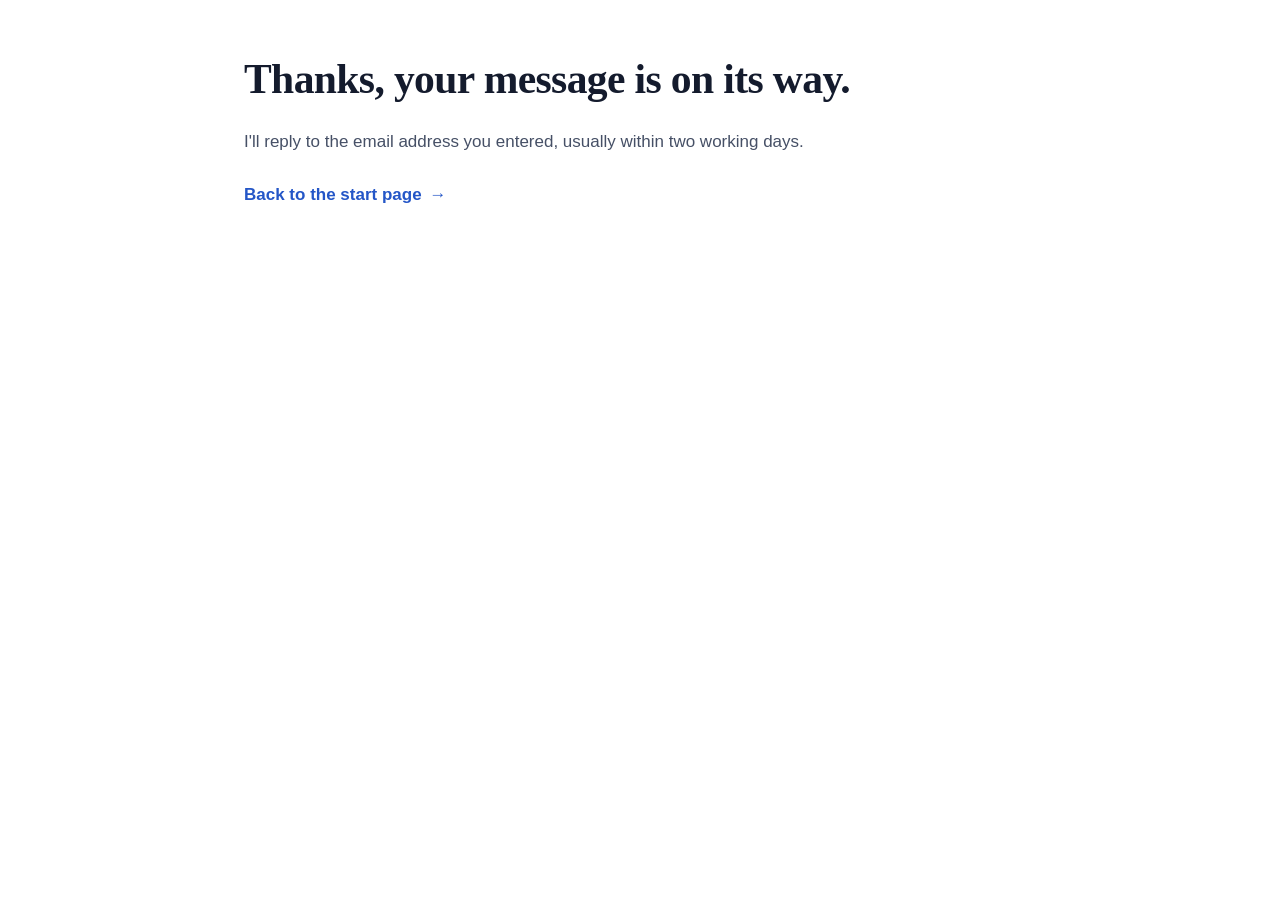
<file: danke.html>
<!doctype html>
<html lang="en">
<head>
  <meta charset="utf-8">
  <meta name="viewport" content="width=device-width, initial-scale=1">
  <title>Message sent – Literature Review Assistant</title>
  <meta name="robots" content="noindex">
  <link rel="stylesheet" href="styles.css?v=2026-11-27">
</head>
<body>
  <main class="legal">
    <div class="wrap narrow">
      <h1>Thanks, your message is on its way.</h1>
      <p>I'll reply to the email address you entered, usually within two working days.</p>
      <a class="link-arrow" href="index.html">Back to the start page</a>
    </div>
  </main>
</body>
</html>
</file>
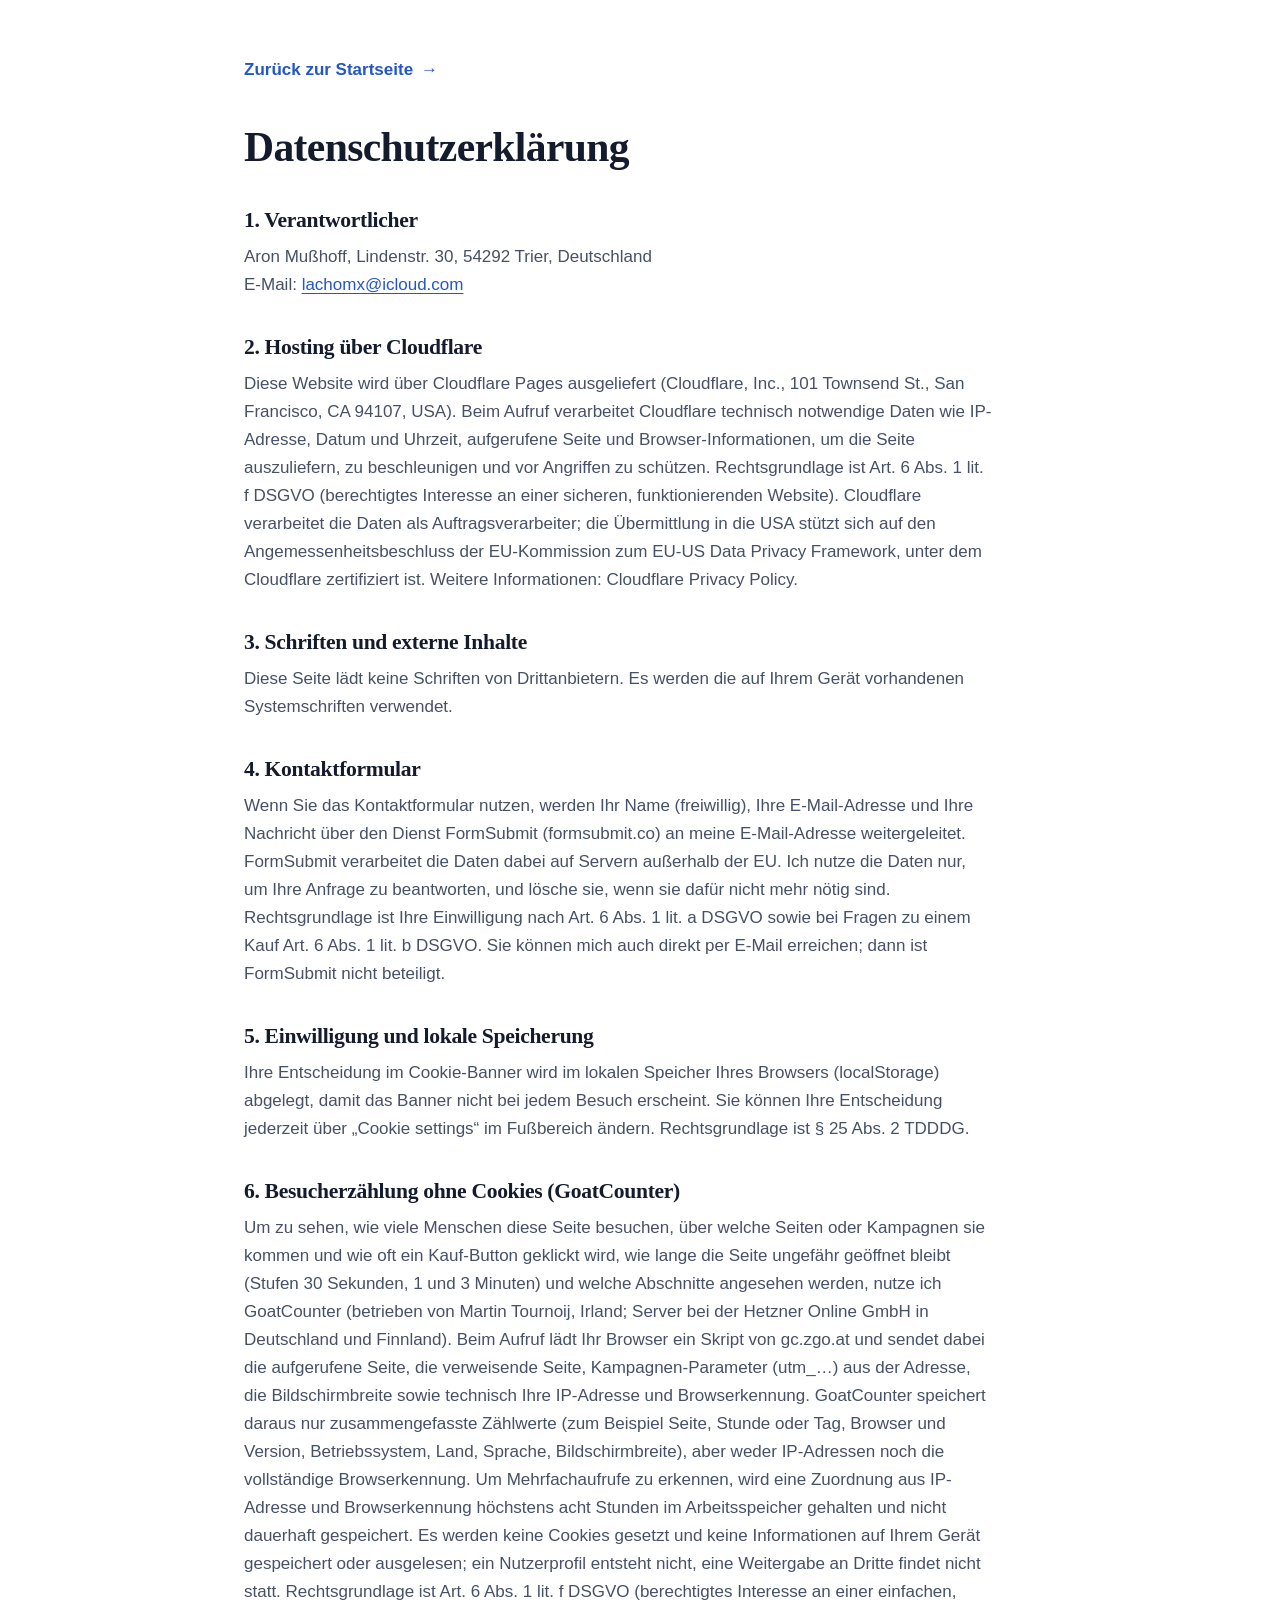
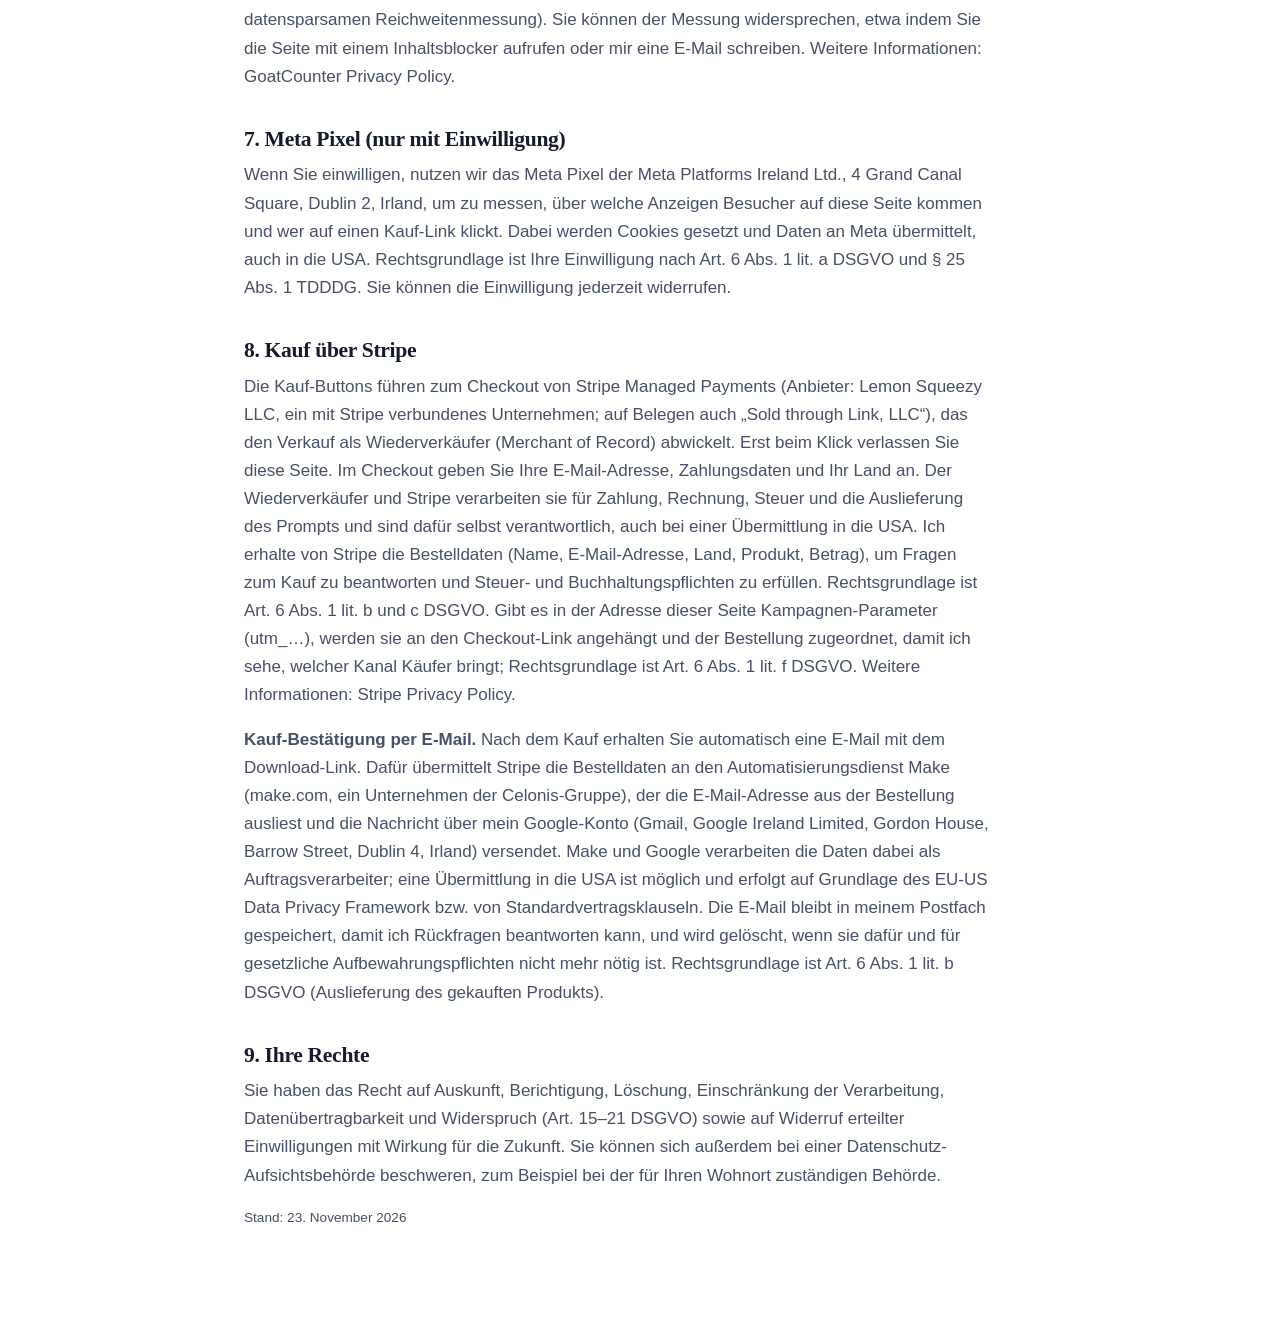
<file: datenschutz.html>
<!doctype html>
<html lang="de">
<head>
  <meta charset="utf-8">
  <meta name="viewport" content="width=device-width, initial-scale=1">
  <title>Datenschutz – Literature Review Assistant</title>
  <meta name="robots" content="noindex">
  <link rel="stylesheet" href="styles.css?v=2026-11-27">
</head>
<body>
  <main class="legal">
    <div class="wrap narrow">
      <a class="back link-arrow" href="index.html">Zurück zur Startseite</a>
      <h1>Datenschutzerklärung</h1>
      <!-- TODO: Vorlage. Platzhalter in [ ] ersetzen, Abschnitte für nicht genutzte Dienste löschen und den Text vor Veröffentlichung prüfen lassen (z. B. mit einem Generator wie e-recht24 oder anwaltlich). -->

      <h2>1. Verantwortlicher</h2>
      <p>Aron Mußhoff, Lindenstr. 30, 54292 Trier, Deutschland<br>E-Mail: <a href="mailto:lachomx@icloud.com">lachomx@icloud.com</a></p>

      <h2>2. Hosting über Cloudflare</h2>
      <p>Diese Website wird über Cloudflare Pages ausgeliefert (Cloudflare, Inc., 101 Townsend St., San Francisco, CA 94107, USA). Beim Aufruf verarbeitet Cloudflare technisch notwendige Daten wie IP-Adresse, Datum und Uhrzeit, aufgerufene Seite und Browser-Informationen, um die Seite auszuliefern, zu beschleunigen und vor Angriffen zu schützen. Rechtsgrundlage ist Art. 6 Abs. 1 lit. f DSGVO (berechtigtes Interesse an einer sicheren, funktionierenden Website). Cloudflare verarbeitet die Daten als Auftragsverarbeiter; die Übermittlung in die USA stützt sich auf den Angemessenheitsbeschluss der EU-Kommission zum EU-US Data Privacy Framework, unter dem Cloudflare zertifiziert ist. Weitere Informationen: Cloudflare Privacy Policy.</p>

      <h2>3. Schriften und externe Inhalte</h2>
      <p>Diese Seite lädt keine Schriften von Drittanbietern. Es werden die auf Ihrem Gerät vorhandenen Systemschriften verwendet.</p>

      <h2>4. Kontaktformular</h2>
      <p>Wenn Sie das Kontaktformular nutzen, werden Ihr Name (freiwillig), Ihre E-Mail-Adresse und Ihre Nachricht über den Dienst FormSubmit (formsubmit.co) an meine E-Mail-Adresse weitergeleitet. FormSubmit verarbeitet die Daten dabei auf Servern außerhalb der EU. Ich nutze die Daten nur, um Ihre Anfrage zu beantworten, und lösche sie, wenn sie dafür nicht mehr nötig sind. Rechtsgrundlage ist Ihre Einwilligung nach Art. 6 Abs. 1 lit. a DSGVO sowie bei Fragen zu einem Kauf Art. 6 Abs. 1 lit. b DSGVO. Sie können mich auch direkt per E-Mail erreichen; dann ist FormSubmit nicht beteiligt.</p>

      <h2>5. Einwilligung und lokale Speicherung</h2>
      <p>Ihre Entscheidung im Cookie-Banner wird im lokalen Speicher Ihres Browsers (localStorage) abgelegt, damit das Banner nicht bei jedem Besuch erscheint. Sie können Ihre Entscheidung jederzeit über „Cookie settings“ im Fußbereich ändern. Rechtsgrundlage ist § 25 Abs. 2 TDDDG.</p>

      <h2>6. Besucherzählung ohne Cookies (GoatCounter)</h2>
      <p>Um zu sehen, wie viele Menschen diese Seite besuchen, über welche Seiten oder Kampagnen sie kommen und wie oft ein Kauf-Button geklickt wird, wie lange die Seite ungefähr geöffnet bleibt (Stufen 30 Sekunden, 1 und 3 Minuten) und welche Abschnitte angesehen werden, nutze ich GoatCounter (betrieben von Martin Tournoij, Irland; Server bei der Hetzner Online GmbH in Deutschland und Finnland). Beim Aufruf lädt Ihr Browser ein Skript von gc.zgo.at und sendet dabei die aufgerufene Seite, die verweisende Seite, Kampagnen-Parameter (utm_…) aus der Adresse, die Bildschirmbreite sowie technisch Ihre IP-Adresse und Browserkennung. GoatCounter speichert daraus nur zusammengefasste Zählwerte (zum Beispiel Seite, Stunde oder Tag, Browser und Version, Betriebssystem, Land, Sprache, Bildschirmbreite), aber weder IP-Adressen noch die vollständige Browserkennung. Um Mehrfachaufrufe zu erkennen, wird eine Zuordnung aus IP-Adresse und Browserkennung höchstens acht Stunden im Arbeitsspeicher gehalten und nicht dauerhaft gespeichert. Es werden keine Cookies gesetzt und keine Informationen auf Ihrem Gerät gespeichert oder ausgelesen; ein Nutzerprofil entsteht nicht, eine Weitergabe an Dritte findet nicht statt. Rechtsgrundlage ist Art. 6 Abs. 1 lit. f DSGVO (berechtigtes Interesse an einer einfachen, datensparsamen Reichweitenmessung). Sie können der Messung widersprechen, etwa indem Sie die Seite mit einem Inhaltsblocker aufrufen oder mir eine E-Mail schreiben. Weitere Informationen: GoatCounter Privacy Policy.</p>

      <h2>7. Meta Pixel (nur mit Einwilligung)</h2>
      <p>Wenn Sie einwilligen, nutzen wir das Meta Pixel der Meta Platforms Ireland Ltd., 4 Grand Canal Square, Dublin 2, Irland, um zu messen, über welche Anzeigen Besucher auf diese Seite kommen und wer auf einen Kauf-Link klickt. Dabei werden Cookies gesetzt und Daten an Meta übermittelt, auch in die USA. Rechtsgrundlage ist Ihre Einwilligung nach Art. 6 Abs. 1 lit. a DSGVO und § 25 Abs. 1 TDDDG. Sie können die Einwilligung jederzeit widerrufen.</p>

      <!-- Erst einblenden, wenn eine TikTok-Pixel-ID in script.js eingetragen ist:
      <h2>TikTok Pixel (nur mit Einwilligung)</h2>
      <p>Wenn Sie einwilligen, nutzen wir das TikTok Pixel der TikTok Technology Limited, 10 Earlsfort Terrace, Dublin, D02 T380, Irland, zu denselben Zwecken. Dabei werden Cookies gesetzt und Daten an TikTok übermittelt, gegebenenfalls in Drittländer. Rechtsgrundlage ist Ihre Einwilligung nach Art. 6 Abs. 1 lit. a DSGVO und § 25 Abs. 1 TDDDG. [Nur behalten, wenn eine TikTok-Pixel-ID eingetragen ist.]</p>
      -->

      <!-- Erst einblenden, wenn das Cheat-Sheet-Formular freigeschaltet ist:
      <h2>Newsletter und Cheat Sheet</h2>
      <p>Wenn Sie das kostenlose Cheat Sheet anfordern, verarbeiten wir Ihre E-Mail-Adresse, um es Ihnen zu senden und Ihnen gelegentlich Tipps zur Literaturrecherche zu schicken. Wir nutzen dafür [ANBIETER, z. B. Brevo oder MailerLite, mit Anschrift]. Sie erhalten zuerst eine Bestätigungs-E-Mail (Double-Opt-in). Rechtsgrundlage ist Ihre Einwilligung nach Art. 6 Abs. 1 lit. a DSGVO. Sie können sich jederzeit über den Link in jeder E-Mail abmelden. [Abschnitt erst aktivieren, wenn das Formular freigeschaltet ist.]</p>
      -->

      <h2>8. Kauf über Stripe</h2>
      <p>Die Kauf-Buttons führen zum Checkout von Stripe Managed Payments (Anbieter: Lemon Squeezy LLC, ein mit Stripe verbundenes Unternehmen; auf Belegen auch „Sold through Link, LLC“), das den Verkauf als Wiederverkäufer (Merchant of Record) abwickelt. Erst beim Klick verlassen Sie diese Seite. Im Checkout geben Sie Ihre E-Mail-Adresse, Zahlungsdaten und Ihr Land an. Der Wiederverkäufer und Stripe verarbeiten sie für Zahlung, Rechnung, Steuer und die Auslieferung des Prompts und sind dafür selbst verantwortlich, auch bei einer Übermittlung in die USA. Ich erhalte von Stripe die Bestelldaten (Name, E-Mail-Adresse, Land, Produkt, Betrag), um Fragen zum Kauf zu beantworten und Steuer- und Buchhaltungspflichten zu erfüllen. Rechtsgrundlage ist Art. 6 Abs. 1 lit. b und c DSGVO. Gibt es in der Adresse dieser Seite Kampagnen-Parameter (utm_…), werden sie an den Checkout-Link angehängt und der Bestellung zugeordnet, damit ich sehe, welcher Kanal Käufer bringt; Rechtsgrundlage ist Art. 6 Abs. 1 lit. f DSGVO. Weitere Informationen: Stripe Privacy Policy.</p>

      <p><strong>Kauf-Bestätigung per E-Mail.</strong> Nach dem Kauf erhalten Sie automatisch eine E-Mail mit dem Download-Link. Dafür übermittelt Stripe die Bestelldaten an den Automatisierungsdienst Make (make.com, ein Unternehmen der Celonis-Gruppe), der die E-Mail-Adresse aus der Bestellung ausliest und die Nachricht über mein Google-Konto (Gmail, Google Ireland Limited, Gordon House, Barrow Street, Dublin 4, Irland) versendet. Make und Google verarbeiten die Daten dabei als Auftragsverarbeiter; eine Übermittlung in die USA ist möglich und erfolgt auf Grundlage des EU-US Data Privacy Framework bzw. von Standardvertragsklauseln. Die E-Mail bleibt in meinem Postfach gespeichert, damit ich Rückfragen beantworten kann, und wird gelöscht, wenn sie dafür und für gesetzliche Aufbewahrungspflichten nicht mehr nötig ist. Rechtsgrundlage ist Art. 6 Abs. 1 lit. b DSGVO (Auslieferung des gekauften Produkts).</p>

      <h2>9. Ihre Rechte</h2>
      <p>Sie haben das Recht auf Auskunft, Berichtigung, Löschung, Einschränkung der Verarbeitung, Datenübertragbarkeit und Widerspruch (Art. 15–21 DSGVO) sowie auf Widerruf erteilter Einwilligungen mit Wirkung für die Zukunft. Sie können sich außerdem bei einer Datenschutz-Aufsichtsbehörde beschweren, zum Beispiel bei der für Ihren Wohnort zuständigen Behörde.</p>

      <p class="fine">Stand: 23. November 2026</p>
    </div>
  </main>
</body>
</html>
</file>
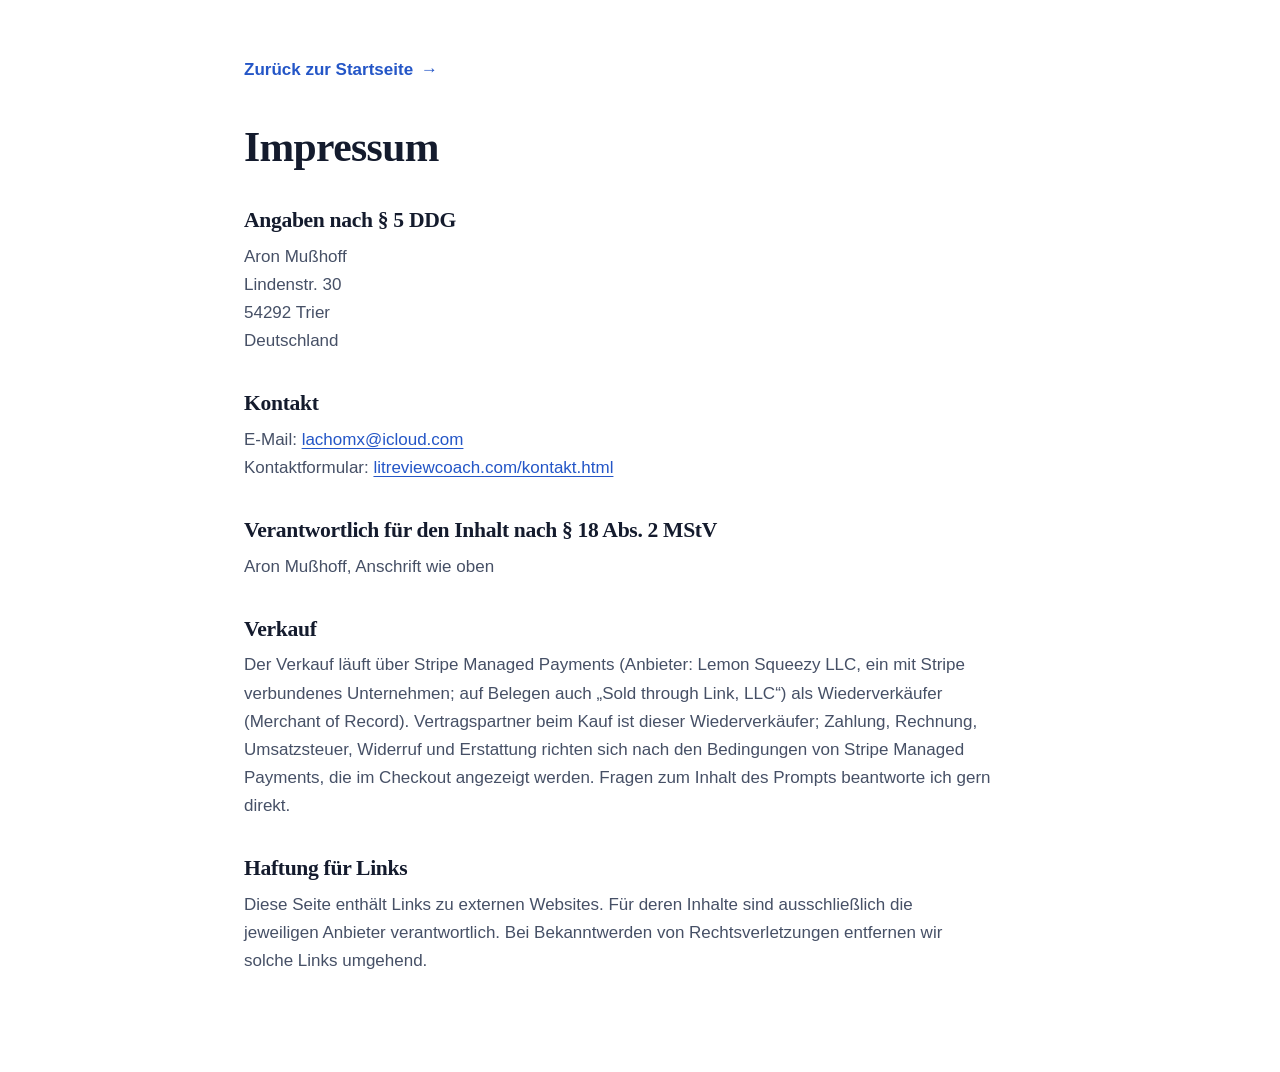
<file: impressum.html>
<!doctype html>
<html lang="de">
<head>
  <meta charset="utf-8">
  <meta name="viewport" content="width=device-width, initial-scale=1">
  <title>Impressum – Literature Review Assistant</title>
  <meta name="robots" content="noindex">
  <link rel="stylesheet" href="styles.css?v=2026-11-27">
</head>
<body>
  <main class="legal">
    <div class="wrap narrow">
      <a class="back link-arrow" href="index.html">Zurück zur Startseite</a>
      <h1>Impressum</h1>
      <h2>Angaben nach § 5 DDG</h2>
      <p>Aron Mußhoff<br>Lindenstr. 30<br>54292 Trier<br>Deutschland</p>

      <h2>Kontakt</h2>
      <p>E-Mail: <a href="mailto:lachomx@icloud.com">lachomx@icloud.com</a><br>Kontaktformular: <a href="kontakt.html">litreviewcoach.com/kontakt.html</a></p>

      <h2>Verantwortlich für den Inhalt nach § 18 Abs. 2 MStV</h2>
      <p>Aron Mußhoff, Anschrift wie oben</p>

      <h2>Verkauf</h2>
      <p>Der Verkauf läuft über Stripe Managed Payments (Anbieter: Lemon Squeezy LLC, ein mit Stripe verbundenes Unternehmen; auf Belegen auch „Sold through Link, LLC“) als Wiederverkäufer (Merchant of Record). Vertragspartner beim Kauf ist dieser Wiederverkäufer; Zahlung, Rechnung, Umsatzsteuer, Widerruf und Erstattung richten sich nach den Bedingungen von Stripe Managed Payments, die im Checkout angezeigt werden. Fragen zum Inhalt des Prompts beantworte ich gern direkt.</p>

      <h2>Haftung für Links</h2>
      <p>Diese Seite enthält Links zu externen Websites. Für deren Inhalte sind ausschließlich die jeweiligen Anbieter verantwortlich. Bei Bekanntwerden von Rechtsverletzungen entfernen wir solche Links umgehend.</p>
    </div>
  </main>
</body>
</html>
</file>
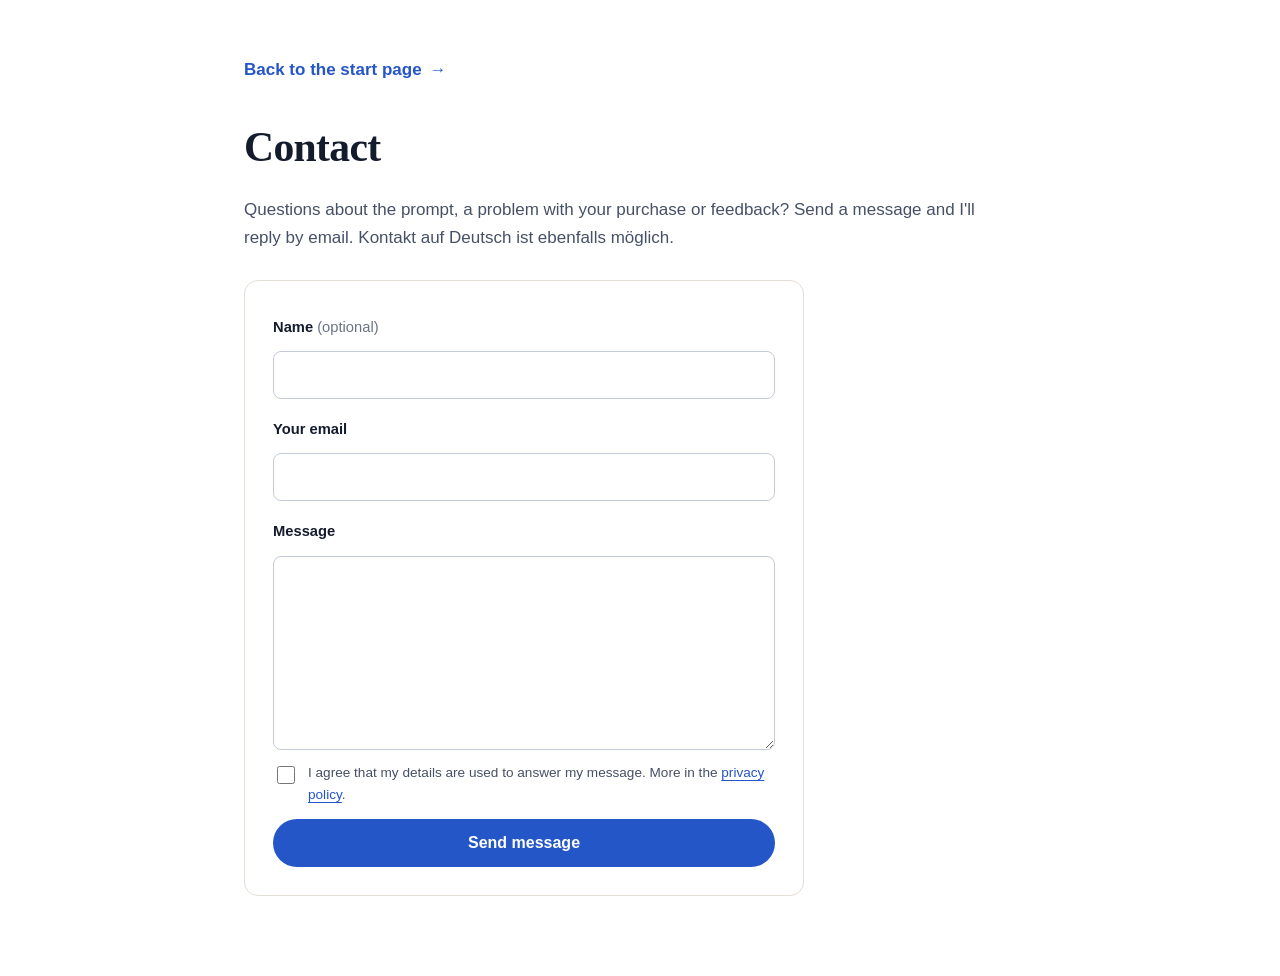
<file: kontakt.html>
<!doctype html>
<html lang="en">
<head>
  <meta charset="utf-8">
  <meta name="viewport" content="width=device-width, initial-scale=1">
  <title>Contact – Literature Review Assistant</title>
  <meta name="description" content="Questions about the Literature Review Assistant prompt? Send a message.">
  <link rel="stylesheet" href="styles.css?v=2026-11-27">
</head>
<body>
  <main class="legal">
    <div class="wrap narrow">
      <a class="back link-arrow" href="index.html">Back to the start page</a>
      <h1>Contact</h1>
      <p>Questions about the prompt, a problem with your purchase or feedback? Send a message and I'll reply by email. Kontakt auf Deutsch ist ebenfalls möglich.</p>

      <!-- Versand über FormSubmit (kostenlos, ohne Konto). Die erste Nachricht löst eine Aktivierungs-Mail an lachomx@icloud.com aus. -->
      <form class="lead-form contact-form" action="https://formsubmit.co/lachomx@icloud.com" method="post">
        <input type="hidden" name="_subject" value="Neue Nachricht über litreviewcoach.com">
        <input type="hidden" name="_next" value="https://litreviewcoach.com/danke.html">
        <input type="hidden" name="_captcha" value="false">
        <input type="hidden" name="_template" value="table">
        <!-- Falle für Spam-Bots: Menschen sehen das Feld nicht -->
        <input type="text" name="_honey" class="hp" tabindex="-1" autocomplete="off" aria-hidden="true">

        <label for="name">Name <span class="opt">(optional)</span></label>
        <input id="name" name="name" type="text" autocomplete="name">

        <label for="email">Your email</label>
        <input id="email" name="email" type="email" autocomplete="email" required>

        <label for="message">Message</label>
        <textarea id="message" name="message" rows="6" required></textarea>

        <label class="consent">
          <input type="checkbox" name="consent" value="yes" required>
          <span>I agree that my details are used to answer my message. More in the <a href="datenschutz.html">privacy policy</a>.</span>
        </label>
        <button class="btn" type="submit">Send message</button>
      </form>
    </div>
  </main>
</body>
</html>
</file>
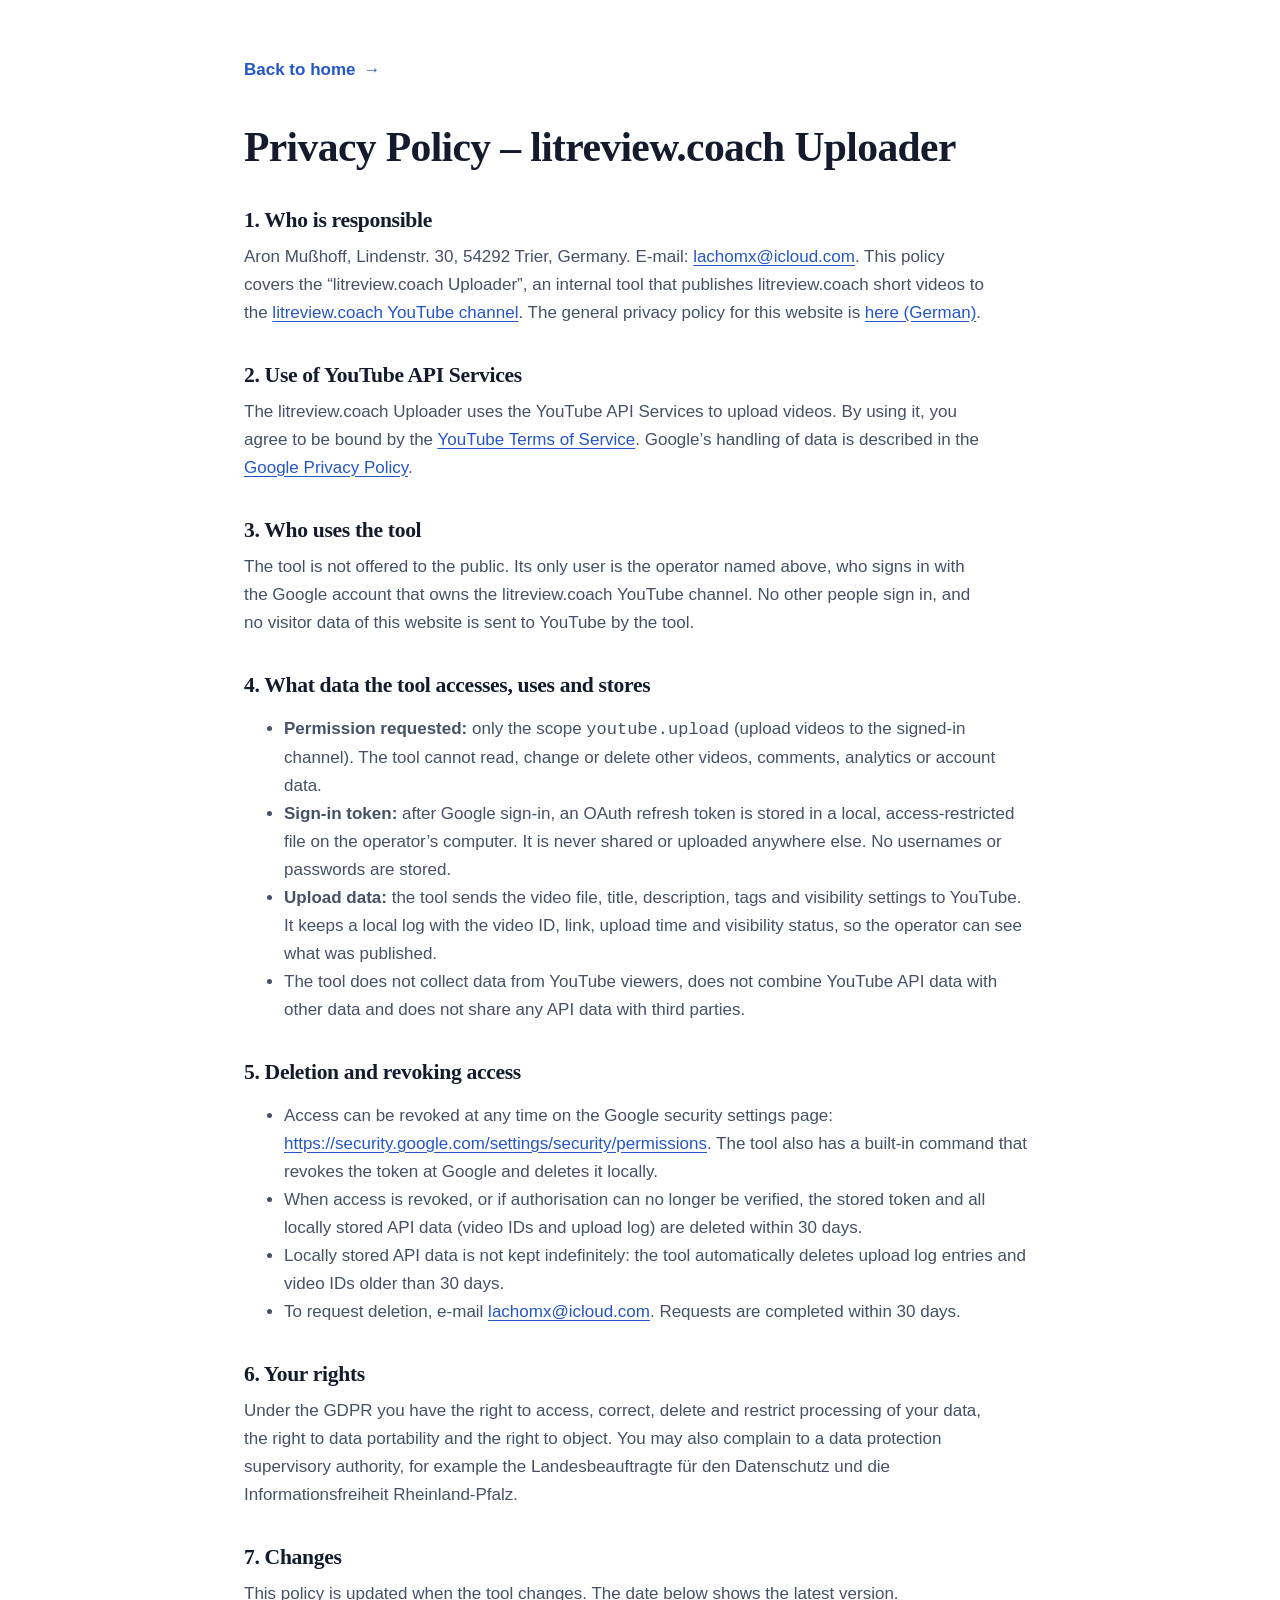
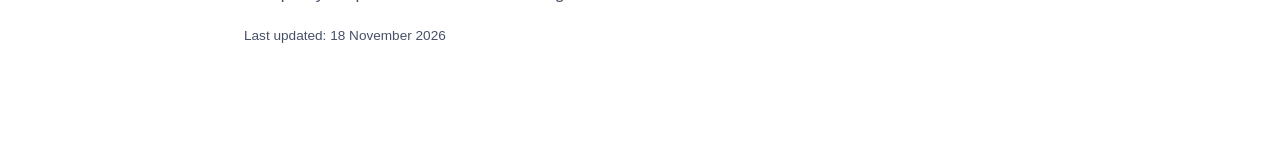
<file: youtube-privacy.html>
<!doctype html>
<html lang="en">
<head>
  <meta charset="utf-8">
  <meta name="viewport" content="width=device-width, initial-scale=1">
  <title>Privacy Policy – litreview.coach Uploader</title>
  <link rel="stylesheet" href="styles.css?v=2026-11-27">
</head>
<body>
  <main class="legal">
    <div class="wrap narrow">
      <a class="back link-arrow" href="index.html">Back to home</a>
      <h1>Privacy Policy – litreview.coach Uploader</h1>
      
      <h2>1. Who is responsible</h2>
      <p>Aron Mußhoff, Lindenstr. 30, 54292 Trier, Germany. E-mail: <a href="mailto:lachomx@icloud.com">lachomx@icloud.com</a>.
      This policy covers the “litreview.coach Uploader”, an internal tool that publishes litreview.coach short videos to the <a href="https://www.youtube.com/@litreview_coach">litreview.coach YouTube channel</a>. The general privacy policy for this website is <a href="datenschutz.html">here (German)</a>.</p>
      
      <h2>2. Use of YouTube API Services</h2>
      <p>The litreview.coach Uploader uses the YouTube API Services to upload videos. By using it, you agree to be bound by the
      <a href="https://www.youtube.com/t/terms">YouTube Terms of Service</a>. Google’s handling of data is described in the
      <a href="https://policies.google.com/privacy">Google Privacy Policy</a>.</p>
      
      <h2>3. Who uses the tool</h2>
      <p>The tool is not offered to the public. Its only user is the operator named above, who signs in with the Google account that owns the litreview.coach YouTube channel. No other people sign in, and no visitor data of this website is sent to YouTube by the tool.</p>
      
      <h2>4. What data the tool accesses, uses and stores</h2>
      <ul>
        <li><strong>Permission requested:</strong> only the scope <code>youtube.upload</code> (upload videos to the signed-in channel). The tool cannot read, change or delete other videos, comments, analytics or account data.</li>
        <li><strong>Sign-in token:</strong> after Google sign-in, an OAuth refresh token is stored in a local, access-restricted file on the operator’s computer. It is never shared or uploaded anywhere else. No usernames or passwords are stored.</li>
        <li><strong>Upload data:</strong> the tool sends the video file, title, description, tags and visibility settings to YouTube. It keeps a local log with the video ID, link, upload time and visibility status, so the operator can see what was published.</li>
        <li>The tool does not collect data from YouTube viewers, does not combine YouTube API data with other data and does not share any API data with third parties.</li>
      </ul>
      
      <h2>5. Deletion and revoking access</h2>
      <ul>
        <li>Access can be revoked at any time on the Google security settings page: <a href="https://security.google.com/settings/security/permissions">https://security.google.com/settings/security/permissions</a>. The tool also has a built-in command that revokes the token at Google and deletes it locally.</li>
        <li>When access is revoked, or if authorisation can no longer be verified, the stored token and all locally stored API data (video IDs and upload log) are deleted within 30 days.</li>
        <li>Locally stored API data is not kept indefinitely: the tool automatically deletes upload log entries and video IDs older than 30 days.</li>
        <li>To request deletion, e-mail <a href="mailto:lachomx@icloud.com">lachomx@icloud.com</a>. Requests are completed within 30 days.</li>
      </ul>
      
      <h2>6. Your rights</h2>
      <p>Under the GDPR you have the right to access, correct, delete and restrict processing of your data, the right to data portability and the right to object. You may also complain to a data protection supervisory authority, for example the Landesbeauftragte für den Datenschutz und die Informationsfreiheit Rheinland-Pfalz.</p>
      
      <h2>7. Changes</h2>
      <p>This policy is updated when the tool changes. The date below shows the latest version.</p>

      <p class="fine">Last updated: 18 November 2026</p>
    </div>
  </main>
</body>
</html>
</file>
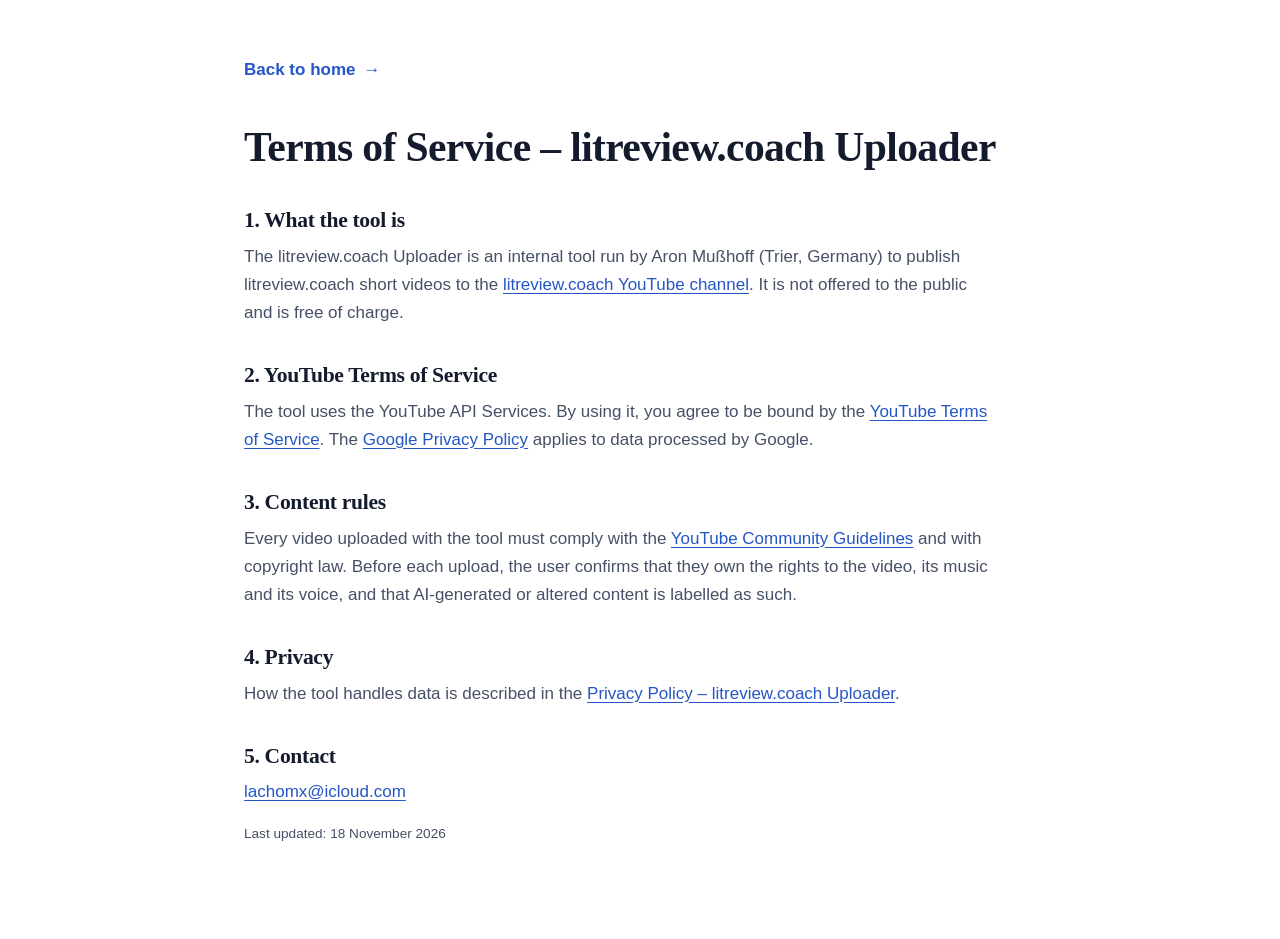
<file: youtube-terms.html>
<!doctype html>
<html lang="en">
<head>
  <meta charset="utf-8">
  <meta name="viewport" content="width=device-width, initial-scale=1">
  <title>Terms of Service – litreview.coach Uploader</title>
  <link rel="stylesheet" href="styles.css?v=2026-11-27">
</head>
<body>
  <main class="legal">
    <div class="wrap narrow">
      <a class="back link-arrow" href="index.html">Back to home</a>
      <h1>Terms of Service – litreview.coach Uploader</h1>
      
      <h2>1. What the tool is</h2>
      <p>The litreview.coach Uploader is an internal tool run by Aron Mußhoff (Trier, Germany) to publish litreview.coach short videos to the <a href="https://www.youtube.com/@litreview_coach">litreview.coach YouTube channel</a>. It is not offered to the public and is free of charge.</p>
      
      <h2>2. YouTube Terms of Service</h2>
      <p>The tool uses the YouTube API Services. By using it, you agree to be bound by the
      <a href="https://www.youtube.com/t/terms">YouTube Terms of Service</a>. The <a href="https://policies.google.com/privacy">Google Privacy Policy</a> applies to data processed by Google.</p>
      
      <h2>3. Content rules</h2>
      <p>Every video uploaded with the tool must comply with the <a href="https://www.youtube.com/howyoutubeworks/policies/community-guidelines/">YouTube Community Guidelines</a> and with copyright law. Before each upload, the user confirms that they own the rights to the video, its music and its voice, and that AI-generated or altered content is labelled as such.</p>
      
      <h2>4. Privacy</h2>
      <p>How the tool handles data is described in the <a href="youtube-privacy.html">Privacy Policy – litreview.coach Uploader</a>.</p>
      
      <h2>5. Contact</h2>
      <p><a href="mailto:lachomx@icloud.com">lachomx@icloud.com</a></p>

      <p class="fine">Last updated: 18 November 2026</p>
    </div>
  </main>
</body>
</html>
</file>
<file: styles.css>
/* Literature Review Assistant – Landingpage
   Schriften bewusst ohne Google Fonts (DSGVO): System-Serifen und -Sans.
   Farben: tiefes Navy + warmer Amber-Akzent (Kauf-Buttons), Blau für Links und Prüf-Chips. */

:root {
  --bg: #FFFFFF;
  --bg-alt: #F6F4EF;
  --navy: #0F1B33;
  --navy-2: #1A2A4A;
  --ink: #141B2D;
  --ink-soft: #465066;
  --ink-mute: #6A7285;
  --rule: #E2DED5;
  --rule-strong: #141B2D;
  --accent: #2456C7;
  --accent-dark: #1A43A0;
  --accent-tint: #E9EFFB;
  --cta: #F2B35C;
  --cta-hover: #F6C47A;
  --cta-ink: #1A1306;
  --warn: #8F5200;
  --warn-tint: #FFF1DA;
  --ok: #1F7A4D;

  --serif: "Iowan Old Style", "Charter", "Bitstream Charter", "Sitka Text", Cambria, Georgia, serif;
  --sans: -apple-system, BlinkMacSystemFont, "Segoe UI", Roboto, "Helvetica Neue", Arial, sans-serif;
  --mono: ui-monospace, "SF Mono", Menlo, Consolas, "Liberation Mono", monospace;

  --radius: 14px;
  --wrap: 1160px;
  --gutter: 24px;
  --shadow: 0 1px 2px rgba(15,27,51,.06), 0 12px 32px -12px rgba(15,27,51,.18);
}

*, *::before, *::after { box-sizing: border-box; }
html { scroll-behavior: smooth; -webkit-text-size-adjust: 100%; }
body {
  margin: 0;
  background: var(--bg);
  color: var(--ink);
  font: 17px/1.65 var(--sans);
  overflow-x: hidden;
}
img, svg { display: block; max-width: 100%; }
a { color: var(--accent); text-underline-offset: 3px; }
a:hover { color: var(--accent-dark); }
:focus-visible { outline: 3px solid var(--accent); outline-offset: 3px; border-radius: 4px; }

h1, h2, h3 { font-family: var(--serif); font-weight: 600; line-height: 1.15; margin: 0; letter-spacing: -0.015em; }
h1 { font-size: clamp(2.4rem, 5.4vw, 4rem); }
h2 { font-size: clamp(1.75rem, 3.6vw, 2.6rem); }
h3 { font-size: 1.2rem; }
p { margin: 0 0 1em; }
i { font-style: italic; }

.skip { position: absolute; left: -999px; top: 8px; background: var(--ink); color: #fff; padding: 8px 14px; border-radius: 6px; z-index: 100; }
.skip:focus { left: 8px; }
.visually-hidden { position: absolute !important; width: 1px; height: 1px; overflow: hidden; clip: rect(0 0 0 0); white-space: nowrap; }

.wrap { max-width: var(--wrap); margin: 0 auto; padding: 0 var(--gutter); }
.narrow { max-width: 840px; }

/* Header */
.site-header { position: sticky; top: 0; z-index: 30; background: rgba(15,27,51,.86); backdrop-filter: saturate(1.4) blur(10px); -webkit-backdrop-filter: saturate(1.4) blur(10px); border-bottom: 1px solid rgba(255,255,255,.08); }
.header-inner { display: flex; align-items: center; gap: 24px; height: 66px; }
.brand { display: flex; align-items: center; gap: 10px; color: #fff; text-decoration: none; font-family: var(--serif); font-weight: 600; font-size: 1.05rem; }
.brand:hover { color: #fff; }
.brand-mark { width: 28px; height: 28px; flex: none; }
.brand-mark rect { fill: rgba(255,255,255,.1); }
.brand-mark circle, .brand-mark path { fill: none; stroke: var(--cta); stroke-width: 3; stroke-linecap: round; }
.nav { display: flex; gap: 26px; margin-left: auto; }
.nav a { color: rgba(255,255,255,.78); text-decoration: none; font-size: .95rem; }
.nav a:hover { color: #fff; }

/* Buttons */
.btn {
  display: inline-flex; align-items: center; justify-content: center; min-height: 48px; padding: 0 24px;
  background: var(--accent); color: #fff; border: 0; border-radius: 999px;
  font: 650 1rem/1 var(--sans); cursor: pointer; text-decoration: none; white-space: nowrap;
  transition: background .15s, transform .15s, box-shadow .15s;
}
.btn:hover { background: var(--accent-dark); color: #fff; }
.btn:active { transform: translateY(1px); }
.btn[disabled] { background: #C4CBD7; cursor: not-allowed; }
.btn-cta, .btn-small { background: var(--cta); color: var(--cta-ink); box-shadow: 0 8px 24px -8px rgba(242,179,92,.6); }
.btn-cta:hover, .btn-small:hover { background: var(--cta-hover); color: var(--cta-ink); transform: translateY(-1px); }
.btn-small { min-height: 42px; padding: 0 18px; font-size: .92rem; box-shadow: none; }
.btn-lg { min-height: 56px; padding: 0 32px; font-size: 1.08rem; }
.btn-block { width: 100%; }
.btn-ghost { background: #fff; color: var(--ink); border: 1.5px solid var(--ink); }
.btn-ghost:hover { background: var(--ink); color: #fff; }
.link-arrow { font-weight: 600; text-decoration: none; display: inline-flex; align-items: center; min-height: 44px; }
.link-arrow::after { content: "→"; margin-left: 8px; transition: transform .15s; }
.link-arrow:hover::after { transform: translateX(3px); }
.link-arrow.light { color: #fff; }
.link-arrow.light:hover { color: var(--cta); }
.linklike { background: none; border: 0; padding: 0; font: inherit; color: var(--ink-soft); cursor: pointer; text-decoration: underline; text-underline-offset: 3px; }

.fine { font-size: .85rem; color: var(--ink-mute); }
.fine.light { color: rgba(255,255,255,.7); }
.eyebrow { font-size: .82rem; letter-spacing: .08em; text-transform: uppercase; color: var(--cta); font-weight: 650; margin-bottom: 18px; }
.kicker { font-size: .8rem; letter-spacing: .1em; text-transform: uppercase; color: var(--accent); font-weight: 700; margin: 0 0 12px; }

/* Hero mit Bild */
.hero { position: relative; background: var(--navy); color: #fff; overflow: hidden; min-height: min(760px, calc(100vh - 66px)); display: flex; align-items: center; }
.hero-media { position: absolute; inset: 0; }
.hero-media img { width: 100%; height: 100%; object-fit: cover; object-position: 70% center; }
.hero::before { content: ""; position: absolute; inset: 0; z-index: 1;
  background: linear-gradient(90deg, rgba(15,27,51,.96) 0%, rgba(15,27,51,.88) 32%, rgba(15,27,51,.35) 60%, rgba(15,27,51,.05) 100%),
              linear-gradient(0deg, rgba(15,27,51,.55) 0%, rgba(15,27,51,0) 35%); }
.hero-inner { position: relative; z-index: 2; width: 100%; display: grid; grid-template-columns: minmax(0, 620px) 1fr; align-items: end; gap: 40px; padding-top: 72px; padding-bottom: 72px; }
.hero h1 { color: #fff; }
.lead { font-size: 1.18rem; color: rgba(255,255,255,.84); max-width: 34em; margin: 22px 0 32px; }
.cta-row { display: flex; flex-wrap: wrap; align-items: center; gap: 14px 26px; margin-bottom: 20px; }
.assure { list-style: none; padding: 0; margin: 0; display: flex; flex-wrap: wrap; gap: 6px 20px; font-size: .9rem; color: rgba(255,255,255,.78); }
.assure li { display: inline-flex; align-items: center; gap: 7px; }
.assure li::before { content: ""; width: 16px; height: 16px; flex: none; border-radius: 50%; background: rgba(242,179,92,.18) url("data:image/svg+xml,%3Csvg xmlns='http://www.w3.org/2000/svg' viewBox='0 0 16 16'%3E%3Cpath d='M4.5 8.3l2.2 2.2 4.8-5' fill='none' stroke='%23F2B35C' stroke-width='2' stroke-linecap='round' stroke-linejoin='round'/%3E%3C/svg%3E") center/100% no-repeat; }
.assure.dark { flex-direction: column; color: var(--ink-soft); margin-top: 16px; }
.assure.dark li::before { background-color: var(--accent-tint); background-image: url("data:image/svg+xml,%3Csvg xmlns='http://www.w3.org/2000/svg' viewBox='0 0 16 16'%3E%3Cpath d='M4.5 8.3l2.2 2.2 4.8-5' fill='none' stroke='%232456C7' stroke-width='2' stroke-linecap='round' stroke-linejoin='round'/%3E%3C/svg%3E"); }

/* Prüf-Chips auf dem Bild */
.proof-stack { justify-self: end; display: grid; gap: 10px; width: min(100%, 360px); }
.proof { display: flex; align-items: center; gap: 10px; padding: 12px 14px; background: rgba(255,255,255,.94); color: var(--ink); border-radius: 12px; box-shadow: 0 16px 40px -12px rgba(0,0,0,.5); font-size: .88rem; animation: float-in .7s ease both; }
.proof:nth-child(2) { animation-delay: .15s; margin-left: 22px; }
.proof:nth-child(3) { animation-delay: .3s; }
.proof-txt { flex: 1; min-width: 0; white-space: nowrap; overflow: hidden; text-overflow: ellipsis; font-family: var(--serif); }
.proof-dot { width: 8px; height: 8px; border-radius: 50%; flex: none; }
.proof-dot.ok { background: var(--ok); }
.proof-dot.warn { background: #E08A00; }
@keyframes float-in { from { opacity: 0; transform: translateY(12px); } to { opacity: 1; transform: none; } }

.chip { display: inline-block; font: 650 .72rem/1 var(--sans); padding: 5px 8px; border-radius: 6px; white-space: nowrap; vertical-align: 1px; }
.chip.ok { background: var(--accent-tint); color: var(--accent-dark); }
.chip.warn { background: var(--warn-tint); color: var(--warn); }

/* Vertrauensleiste */
.trustbar { background: #fff; border-bottom: 1px solid var(--rule); }
.trust-list { list-style: none; margin: 0 auto; display: grid; grid-template-columns: repeat(4, 1fr); }
.trust-list li { padding: 22px 16px; text-align: center; display: flex; flex-direction: column; gap: 2px; }
.trust-list li + li { border-left: 1px solid var(--rule); }
.trust-list b { font-family: var(--serif); font-size: 1.25rem; color: var(--ink); }
.trust-list span { font-size: .88rem; color: var(--ink-mute); }

/* Abschnitte */
.section { padding: 96px 0; scroll-margin-top: 40px; }
.section.alt { background: var(--bg-alt); }
.sec-head { margin-bottom: 44px; }
.sec-head.center { text-align: center; max-width: 760px; margin-left: auto; margin-right: auto; }
.sec-intro { color: var(--ink-soft); font-size: 1.08rem; margin: 16px auto 0; max-width: 40em; }
sup.fn { font-size: .7em; line-height: 0; margin-left: 2px; }
sup.fn a { text-decoration: none; font-weight: 600; }

.cards { display: grid; gap: 22px; }
.cards.three { grid-template-columns: repeat(3, 1fr); }
.cards.two { grid-template-columns: repeat(2, 1fr); }
.card { background: #fff; border: 1px solid var(--rule); border-radius: var(--radius); padding: 30px; box-shadow: var(--shadow); }
.card h3 { margin: 16px 0 8px; }
.card p { color: var(--ink-soft); margin: 0; }
.card .icon { width: 44px; height: 44px; padding: 10px; border-radius: 12px; background: var(--accent-tint); }
.icon { width: 26px; height: 26px; fill: none; stroke: var(--accent); stroke-width: 1.6; stroke-linecap: round; stroke-linejoin: round; }

/* Zeitleiste */
.timeline { list-style: none; margin: 0; padding: 0; display: grid; grid-template-columns: repeat(2, 1fr); gap: 16px 22px; }
.timeline li { display: grid; grid-template-columns: 48px 1fr; gap: 16px; padding: 22px 24px; background: #fff; border: 1px solid var(--rule); border-radius: var(--radius); }
.timeline li:last-child { grid-column: 1 / -1; }
.t-num { width: 42px; height: 42px; border-radius: 50%; background: var(--navy); color: var(--cta); font: 600 1.1rem/42px var(--serif); text-align: center; }
.timeline h3 { margin-bottom: 4px; }
.timeline p { margin: 0; color: var(--ink-soft); font-size: .97rem; }
.inline-cta { text-align: center; margin-top: 44px; }

/* Abbildungen */
.figure { margin: 0 0 56px; }
.fig-cap { font-family: var(--serif); font-size: 1rem; color: var(--ink-soft); margin-bottom: 14px; max-width: 48em; }
.fig-cap b { color: var(--ink); }
.fig-note { color: var(--ink-soft); font-size: .95rem; max-width: 46em; margin-top: 18px; }
.table-scroll { overflow-x: auto; -webkit-overflow-scrolling: touch; border-radius: 8px; }

/* Tabellen im booktabs-Stil */
.booktabs { width: 100%; border-collapse: collapse; background: #fff; font-size: .93rem; border-top: 2px solid var(--rule-strong); border-bottom: 2px solid var(--rule-strong); }
.booktabs th, .booktabs td { text-align: left; vertical-align: top; padding: 13px 15px; }
.booktabs thead th { font-family: var(--serif); font-weight: 600; border-bottom: 1px solid var(--rule-strong); font-size: .98rem; }
.booktabs tbody tr + tr th, .booktabs tbody tr + tr td { border-top: 1px solid var(--rule); }
.booktabs tbody th { font-weight: 600; white-space: nowrap; }
.concept { min-width: 760px; }
.concept td { line-height: 1.7; }
.compare { min-width: 600px; }
.compare td:nth-child(2) { color: var(--ink-mute); }
.compare thead th:last-child, .compare td:last-child { background: var(--accent-tint); }
.compare td:last-child { color: var(--ink); font-weight: 500; }

.pitfall { margin: 18px 0 0; padding: 16px 20px; border-left: 3px solid var(--cta); background: var(--bg-alt); border-radius: 0 8px 8px 0; max-width: 52em; }
.pitfall p { margin: 0; font-family: var(--serif); }
.pitfall .pitfall-label { font: 650 .78rem/1.4 var(--sans); text-transform: uppercase; letter-spacing: .05em; color: var(--warn); margin-bottom: 6px; }

/* Suchstring */
.code-wrap { border: 1px solid #22345A; border-radius: var(--radius); overflow: hidden; background: var(--navy); box-shadow: var(--shadow); }
.code-bar { display: flex; justify-content: space-between; align-items: center; gap: 12px; padding: 8px 10px 8px 16px; background: var(--navy-2); font-size: .85rem; color: rgba(255,255,255,.75); }
.copy { font: 600 .85rem var(--sans); color: var(--navy); background: var(--cta); border: 0; border-radius: 8px; padding: 0 14px; min-height: 36px; cursor: pointer; }
.copy:hover { background: var(--cta-hover); }
.code { margin: 0; padding: 18px 18px 20px; font: .86rem/1.75 var(--mono); white-space: pre-wrap; word-break: break-word; color: #DCE4F5; }
.code .op { color: var(--cta); font-weight: 700; }
.code .tag { color: #8EA2C8; }
.code .str { color: #fff; }

.stats { display: grid; grid-template-columns: repeat(3, 1fr); gap: 14px; margin: 18px 0 0; }
.stats div { background: #fff; border: 1px solid var(--rule); border-radius: 12px; padding: 14px 16px; }
.stats dt { font-size: .78rem; text-transform: uppercase; letter-spacing: .05em; color: var(--ink-mute); }
.stats dd { margin: 4px 0 0; font-family: var(--serif); font-size: 1.15rem; font-weight: 600; }
.stats div:first-child dd { font-size: 1.9rem; color: var(--accent); line-height: 1.2; }

/* Fußnoten */
.notes { margin: 8px 0 0; padding: 14px 0 0 1.4em; border-top: 1px solid var(--rule); font-size: .85rem; color: var(--ink-mute); max-width: 46em; position: relative; }
.notes a { text-decoration: none; }

/* Nutzerstimme */
.review { margin: 0; text-align: center; }
.review-pull { font-family: var(--serif); font-size: clamp(1.5rem, 3vw, 2.15rem); line-height: 1.3; color: var(--ink); margin: 0 auto 26px; max-width: 30em; }
.review-by { display: inline-flex; align-items: center; gap: 12px; text-align: left; color: var(--ink-mute); font-size: .95rem; line-height: 1.35; }
.review-by b { color: var(--ink); }
.avatar { width: 44px; height: 44px; border-radius: 50%; background: var(--navy); color: var(--cta); font: 600 1.1rem/44px var(--serif); text-align: center; flex: none; }
.review-more { margin-top: 26px; text-align: left; }
.review-more summary { cursor: pointer; text-align: center; color: var(--accent); font-weight: 600; list-style: none; min-height: 44px; display: flex; align-items: center; justify-content: center; }
.review-more summary::-webkit-details-marker { display: none; }
.review-more summary::after { content: "↓"; margin-left: 8px; }
.review-more[open] summary::after { content: "↑"; }
.review-text { margin: 12px 0 0; padding: 26px 28px; background: var(--bg-alt); border-radius: var(--radius); }
.alt .review-text { background: #fff; }
.review-text p { font-family: var(--serif); color: var(--ink-soft); }
.review-text p:last-child { margin-bottom: 0; }

/* Angebot */
.offer { display: grid; grid-template-columns: 1.3fr 1fr; gap: 48px; align-items: center; }
.inside-list { list-style: none; padding: 0; margin: 0; display: grid; gap: 22px; }
.inside-list li { display: flex; gap: 16px; align-items: flex-start; color: var(--ink-soft); font-size: 1.04rem; }
.inside-list b { color: var(--ink); }
.inside-list .icon { flex: none; width: 40px; height: 40px; padding: 8px; border-radius: 10px; background: #fff; border: 1px solid var(--rule); }
.price-card { background: #fff; border-radius: 20px; padding: 32px; box-shadow: 0 30px 60px -24px rgba(15,27,51,.35); border: 1px solid var(--rule); }
.price-img { width: 58%; height: auto; margin: -70px auto 22px; border-radius: 6px; box-shadow: 0 24px 40px -16px rgba(15,27,51,.45); transform: rotate(-3deg); border: 1px solid var(--rule); background: #fff; }
.price { display: flex; align-items: baseline; justify-content: center; gap: 12px; flex-wrap: wrap; margin-bottom: 18px; }
.price-amount { font-family: var(--serif); font-size: 3rem; font-weight: 600; color: var(--ink); line-height: 1; }
.price-note { color: var(--ink-mute); font-size: .9rem; }

/* Für wen */
.fit-yes, .fit-no { margin-top: 0 !important; }
.ticks, .crosses { list-style: none; padding: 0; margin: 14px 0 0; }
.ticks li, .crosses li { position: relative; padding-left: 30px; margin-bottom: 10px; color: var(--ink-soft); }
.ticks li::before, .crosses li::before { position: absolute; left: 0; top: 0; font-weight: 700; }
.ticks li::before { content: "✓"; color: var(--ok); }
.crosses li::before { content: "×"; color: var(--ink-mute); font-size: 1.2em; line-height: 1.3; }

/* Formulare (Kontaktseite) */
.lead-form { background: #fff; border: 1px solid var(--rule); border-radius: var(--radius); padding: 28px; display: grid; gap: 12px; }
.lead-form label { font-weight: 600; font-size: .92rem; }
.lead-form input[type=email], .lead-form input[type=text] { width: 100%; min-height: 48px; padding: 0 14px; border: 1.5px solid #C4CBD7; border-radius: 8px; font: inherit; color: var(--ink); background: #fff; }
.lead-form textarea { width: 100%; padding: 12px 14px; border: 1.5px solid #C4CBD7; border-radius: 8px; font: inherit; color: var(--ink); background: #fff; resize: vertical; }
.lead-form input:focus, .lead-form textarea:focus { border-color: var(--accent); outline: none; box-shadow: 0 0 0 3px var(--accent-tint); }
.lead-form input:disabled { background: var(--bg-alt); }
.contact-form { margin-top: 28px; max-width: 560px; }
.contact-form label:not(.consent) { margin-top: 6px; }
.opt { font-weight: 400; color: var(--ink-mute); }
.hp { position: absolute !important; left: -9999px; width: 1px; height: 1px; opacity: 0; }
.consent { display: flex; gap: 10px; align-items: flex-start; font-weight: 400 !important; font-size: .85rem !important; color: var(--ink-soft); }
.consent input { margin-top: 4px; width: 18px; height: 18px; flex: none; accent-color: var(--accent); }
.lead-form .fine { margin: 0; }

/* FAQ */
.faq { background: #fff; border-radius: var(--radius); padding: 6px 28px; box-shadow: var(--shadow); }
.faq details + details { border-top: 1px solid var(--rule); }
.faq summary { list-style: none; cursor: pointer; padding: 20px 40px 20px 0; position: relative; font-family: var(--serif); font-weight: 600; font-size: 1.1rem; min-height: 44px; }
.faq summary::-webkit-details-marker { display: none; }
.faq summary::after { content: "+"; position: absolute; right: 4px; top: 16px; font: 400 1.6rem/1 var(--sans); color: var(--accent); transition: transform .2s; }
.faq details[open] summary::after { transform: rotate(45deg); }
.faq details p { color: var(--ink-soft); padding-bottom: 12px; max-width: 44em; }

/* Schluss mit Bild */
.final { position: relative; color: #fff; padding: 120px 0; text-align: center; background: var(--navy); overflow: hidden; }
.final-media { position: absolute; inset: 0; }
.final-media img { width: 100%; height: 100%; object-fit: cover; }
.final::before { content: ""; position: absolute; inset: 0; z-index: 1; background: rgba(15,27,51,.78); }
.final-inner { position: relative; z-index: 2; }
.final h2 { color: #fff; font-size: clamp(2rem, 4.4vw, 3.1rem); }
.final p { color: rgba(255,255,255,.85); margin: 14px 0 30px; font-size: 1.15rem; }
.final .fine { margin: 18px 0 0; font-size: .88rem; }

/* Kaufbalken mobil */
.buybar { display: none; }

/* Footer */
.site-footer { padding: 32px 0 40px; border-top: 1px solid var(--rule); }
.footer-inner { display: flex; flex-wrap: wrap; justify-content: space-between; align-items: center; gap: 12px 28px; font-size: .9rem; color: var(--ink-soft); }
.footer-inner p { margin: 0; }
.footer-inner nav { display: flex; gap: 20px; flex-wrap: wrap; }
.footer-inner nav a { color: var(--ink-soft); }
.yt-link { display: inline-flex; align-items: center; gap: 6px; }
.yt-icon { flex: none; }
.footer-inner .fine { flex-basis: 100%; }

/* Cookie-Banner */
.cookie { position: fixed; left: 16px; right: 16px; bottom: 16px; z-index: 60; max-width: 560px; margin: 0 auto; background: #fff; border: 1px solid var(--rule); border-radius: 14px; padding: 20px 22px; box-shadow: 0 20px 50px -18px rgba(27,31,42,.4); }
.cookie h2 { font-size: 1.1rem; margin-bottom: 6px; }
.cookie p { font-size: .9rem; color: var(--ink-soft); margin-bottom: 14px; }
.cookie-actions { display: grid; grid-template-columns: 1fr 1fr; gap: 10px; }

/* Rechtsseiten */
.legal { padding: 56px 0 80px; }
.legal h1 { font-size: clamp(2rem, 4vw, 2.6rem); margin-bottom: 24px; }
.legal h2 { font-size: 1.35rem; margin: 36px 0 10px; }
.legal p, .legal li { color: var(--ink-soft); max-width: 44em; }
.legal .back { display: inline-block; margin-bottom: 24px; }

/* Einblenden */
.reveal { opacity: 0; transform: translateY(14px); transition: opacity .6s ease, transform .6s ease; }
.reveal.in { opacity: 1; transform: none; }
.no-js .reveal { opacity: 1; transform: none; }

@media (prefers-reduced-motion: reduce) {
  html { scroll-behavior: auto; }
  .reveal { opacity: 1; transform: none; transition: none; }
  .proof { animation: none; }
  * { transition: none !important; }
}

/* Responsiv */
@media (max-width: 980px) {
  .hero-inner { grid-template-columns: 1fr; }
  .proof-stack { justify-self: start; }
  .cards.three { grid-template-columns: 1fr; }
  .offer { grid-template-columns: 1fr; gap: 80px; }
  .price-card { max-width: 440px; margin: 0 auto; width: 100%; }
  .trust-list { grid-template-columns: repeat(2, 1fr); }
  .trust-list li:nth-child(3) { border-left: 0; }
  .trust-list li:nth-child(n+3) { border-top: 1px solid var(--rule); }
}
@media (max-width: 760px) {
  :root { --gutter: 16px; }
  body { font-size: 16px; }
  .nav { display: none; }
  .header-inner { justify-content: space-between; height: 58px; }
  .brand span { font-size: .98rem; }

  /* Hero mobil: Bild oben, Text darunter auf Navy */
  .hero { display: block; min-height: 0; }
  .hero::before { display: none; }
  .hero-media { position: relative; aspect-ratio: 4 / 3; }
  .hero-media img { object-position: 72% center; }
  .hero-media::after { content: ""; position: absolute; inset: 0; background: linear-gradient(0deg, var(--navy) 0%, rgba(15,27,51,0) 45%); }
  .hero-inner { padding-top: 0; padding-bottom: 48px; margin-top: -64px; gap: 28px; }
  .lead { font-size: 1.05rem; margin: 18px 0 26px; }
  .cta-row .btn { width: 100%; }
  .cta-row .link-arrow { margin: 0 auto; }
  .assure { justify-content: center; font-size: .85rem; }
  .proof-stack { width: 100%; }
  .proof:nth-child(2) { margin-left: 0; }

  .section { padding: 68px 0; }
  .sec-head { margin-bottom: 32px; }
  .timeline { grid-template-columns: 1fr; }
  .cards.two { grid-template-columns: 1fr; }
  .stats { grid-template-columns: 1fr; }
  .card { padding: 24px; }
  .faq { padding: 4px 18px; }
  .final { padding: 88px 0 96px; }
  .final .btn { width: 100%; }

  .buybar { display: flex; position: fixed; left: 0; right: 0; bottom: 0; z-index: 40; align-items: center; gap: 12px; padding: 10px 16px calc(10px + env(safe-area-inset-bottom)); background: rgba(15,27,51,.97); color: #fff; box-shadow: 0 -10px 30px -10px rgba(0,0,0,.4); transform: translateY(110%); transition: transform .25s ease; }
  .buybar.show { transform: none; }
  .buybar-txt { flex: 1; min-width: 0; display: flex; flex-direction: column; line-height: 1.25; }
  .buybar-txt b { font-size: .9rem; white-space: nowrap; overflow: hidden; text-overflow: ellipsis; }
  .buybar-txt span { font-size: .82rem; color: var(--cta); }
  .buybar .btn { min-height: 46px; padding: 0 22px; }
  .site-footer { padding-bottom: 96px; }
}
.brand-short { display: none; }

/* Mobil-Feinschliff (27.11.2026): mehr Luft, Augenbrauen-Zeile nicht mehr auf dem Foto, gut lesbar */
@media (max-width: 760px) {
  body { line-height: 1.7; }
  .site-header { background: var(--navy); }
  .brand-long { display: none; }
  .brand-short { display: inline; font-size: 1.05rem; letter-spacing: .01em; }

  /* Hero: Foto oben, Text komplett darunter auf ruhigem Navy */
  .hero-media { aspect-ratio: 16 / 11; }
  .hero-media::after { background: linear-gradient(0deg, var(--navy) 0%, rgba(15,27,51,0) 28%); }
  .hero-inner { margin-top: 0; padding-top: 28px; padding-bottom: 56px; gap: 40px; }
  .eyebrow { display: inline-block; color: #fff; background: rgba(255,255,255,.1); border: 1px solid rgba(255,255,255,.18); border-radius: 999px; padding: 8px 14px; font-size: .74rem; letter-spacing: .06em; line-height: 1.45; margin-bottom: 22px; }
  .hero h1 { font-size: 2.25rem; line-height: 1.14; }
  .lead { font-size: 1.06rem; line-height: 1.7; color: rgba(255,255,255,.9); margin: 22px 0 32px; }
  .cta-row { flex-direction: column; align-items: stretch; gap: 14px; margin-bottom: 26px; }
  .assure { flex-direction: column; align-items: flex-start; gap: 10px; font-size: .92rem; color: rgba(255,255,255,.85); }
  .proof-stack { gap: 12px; }
  .proof { padding: 14px 16px; }

  /* Vertrauensleiste */
  .trust-list li { padding: 22px 12px; }

  /* Abschnitte: mehr Abstand zwischen Blöcken */
  .section { padding: 76px 0; }
  .sec-head { margin-bottom: 36px; }
  .sec-head.center { text-align: left; }
  .sec-intro { margin-left: 0; }
  .kicker { margin-bottom: 14px; }
  h2 { line-height: 1.2; }
  .cards { gap: 18px; }
  .card { padding: 26px 22px; }
  .timeline { gap: 14px; }
  .timeline li { grid-template-columns: 42px 1fr; gap: 14px; padding: 20px 18px; }
  .t-num { width: 40px; height: 40px; line-height: 40px; }
  .timeline h3 { margin-bottom: 6px; }
  .inline-cta { margin-top: 40px; }
  .inline-cta .btn { width: 100%; }
  .figure { margin-bottom: 64px; }
  .fig-cap { margin-bottom: 18px; }
  .review-pull { font-size: 1.45rem; }
  .review-text { padding: 22px 20px; }
  .inside-list { gap: 26px; }
  .price-card { padding: 28px 22px; }
  .faq summary { padding: 22px 36px 22px 0; }
  .final h2 { font-size: 2rem; }
  .footer-inner nav { gap: 14px 20px; }
  .footer-inner nav a, .linklike { min-height: 32px; display: inline-flex; align-items: center; }
}

/* Gratis Phase 0 */
.btn-ghost-light { background: transparent; color: #fff; border: 1.5px solid rgba(255,255,255,.75); }
.btn-ghost-light:hover { background: #fff; color: var(--ink); }
#free .code-wrap { max-width: 820px; margin: 0 auto; }
.code-prompt { white-space: pre-wrap; word-break: break-word; max-height: 420px; overflow: auto; }
.free-next { max-width: 560px; margin: 0 auto 18px; }
</file>
